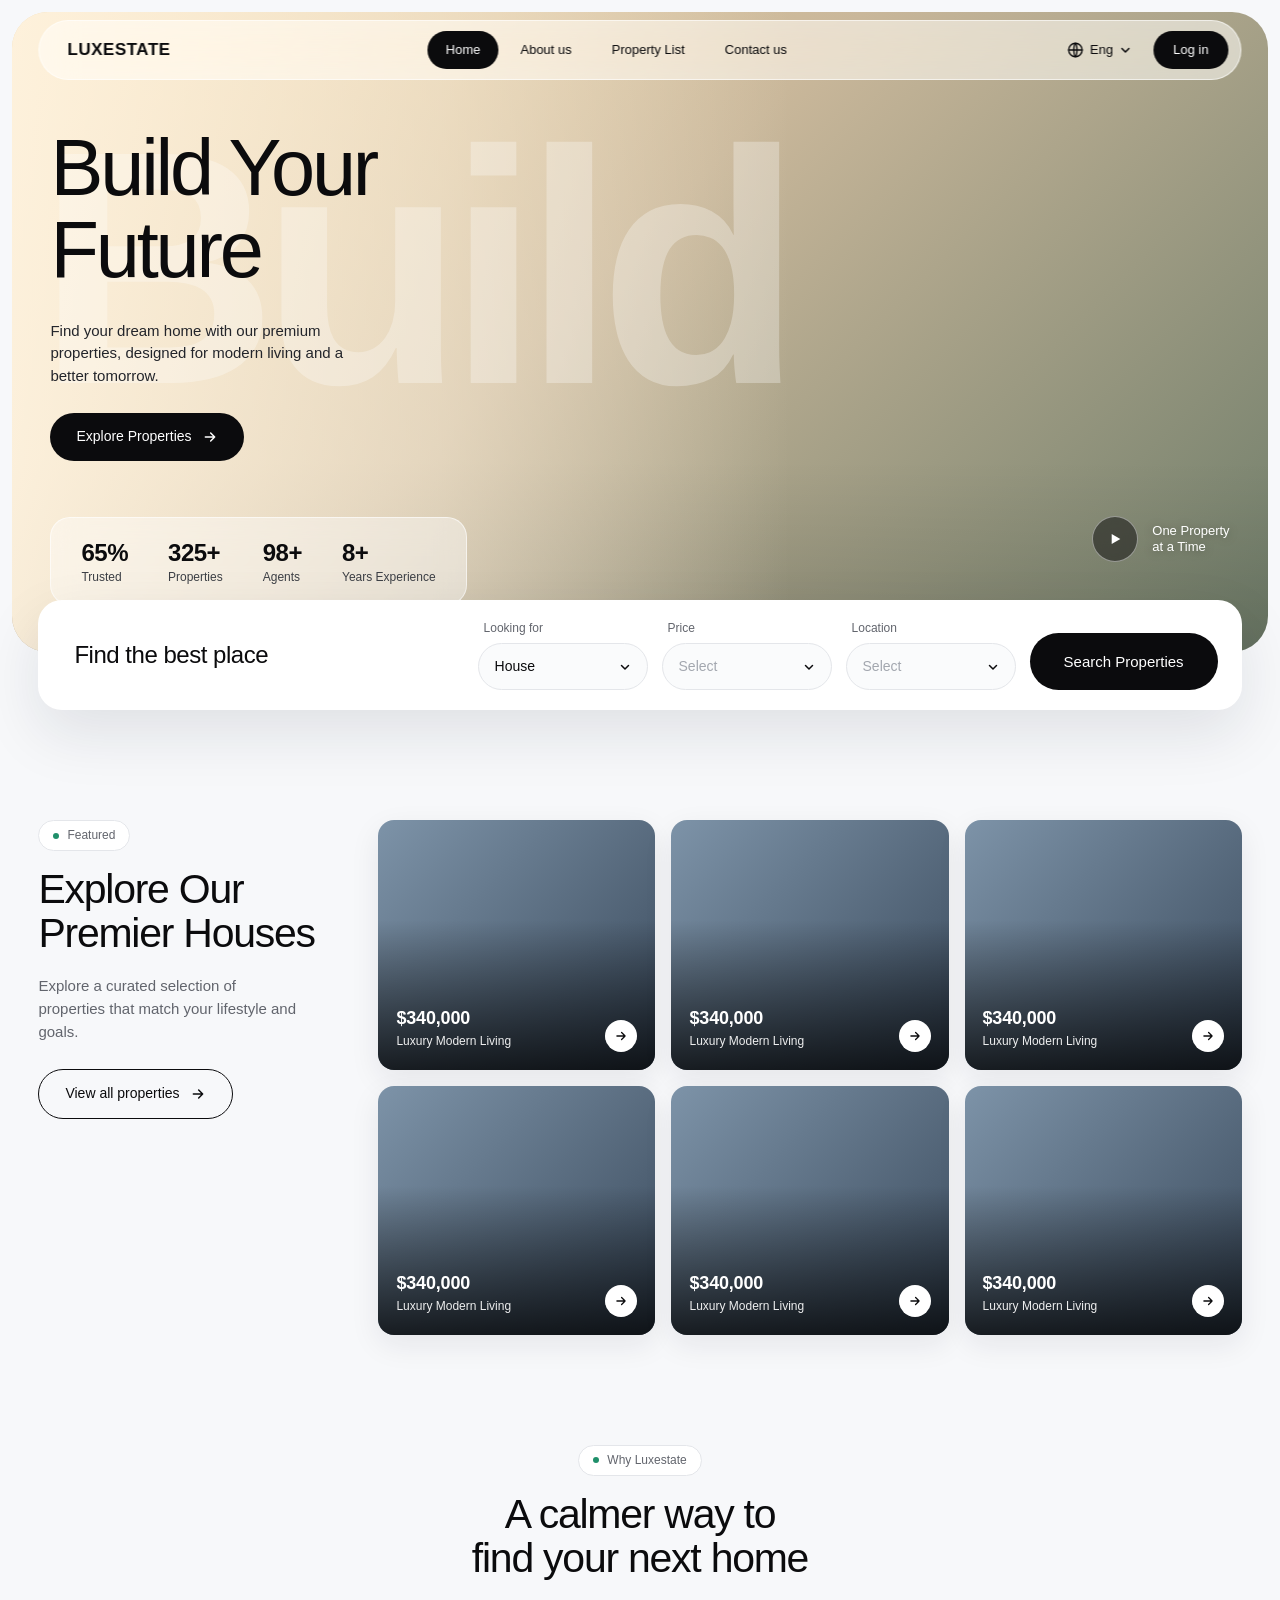
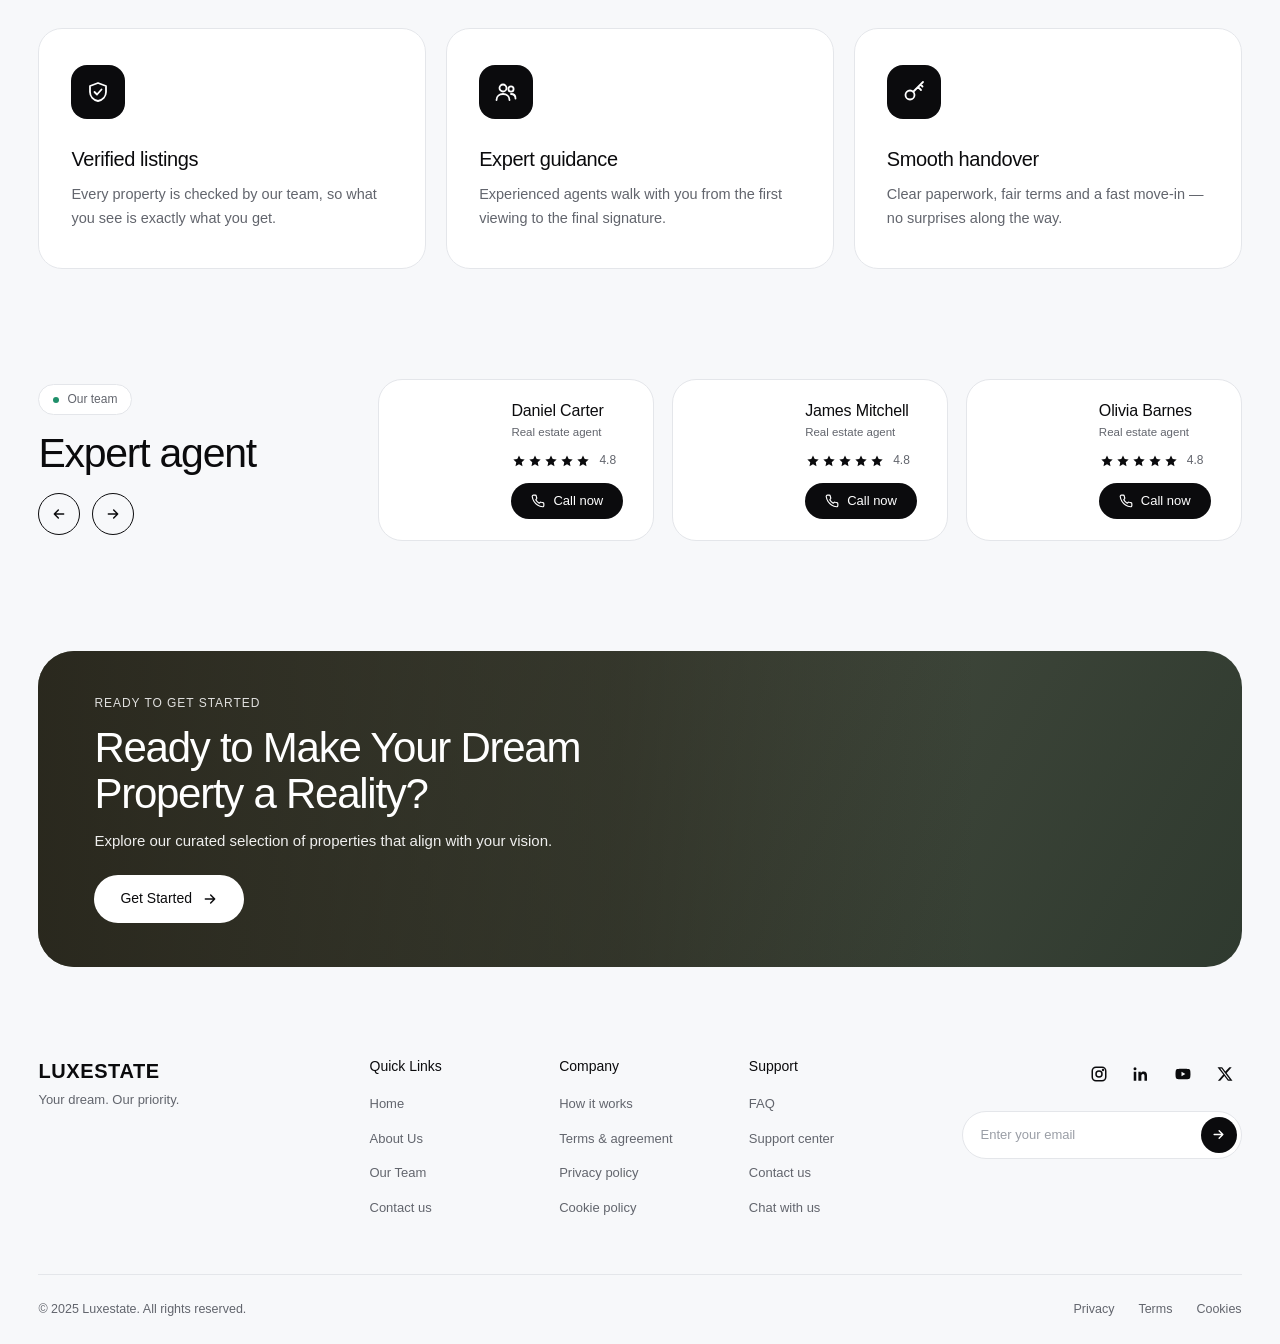
<file: index.html>
<!DOCTYPE html>
<html lang="en">
<head>
  <meta charset="UTF-8">
  <meta name="viewport" content="width=device-width, initial-scale=1.0">
  <title data-i18n="title.home">LUXESTATE — Build Your Future</title>
  <link rel="stylesheet" href="style.css">
</head>
<body>

  <div class="progress"></div>

  <!-- NAV -->
  <nav class="nav" id="nav">
    <a href="index.html" class="nav__logo">LUXESTATE</a>
    <ul class="nav__menu">
      <li><a href="index.html" class="nav__link nav__link--active" data-spy="top" data-i18n="nav.home">Home</a></li>
      <li><a href="index.html#why" class="nav__link" data-spy="why" data-i18n="nav.about">About us</a></li>
      <li><a href="catalog.html" class="nav__link" data-i18n="nav.list">Property List</a></li>
      <li><a href="#contact" class="nav__link" data-spy="contact" data-i18n="nav.contact">Contact us</a></li>
    </ul>
    <div class="nav__right">
      <div class="lang" id="lang">
        <button class="lang__btn" type="button" aria-haspopup="true">
          <span class="icon icon--globe"></span>
          <span data-i18n="lang.short">Eng</span>
          <span class="icon icon--chevron"></span>
        </button>
        <ul class="lang__menu">
          <li><button type="button" data-lang="en">English</button></li>
          <li><button type="button" data-lang="de">Deutsch</button></li>
        </ul>
      </div>
      <a href="#" class="btn btn--dark btn--sm" data-i18n="nav.signup">Log in</a>
      <button class="nav__burger" id="burger" type="button" aria-label="Menu"><span></span></button>
    </div>
  </nav>

  <!-- HERO -->
  <header class="hero" id="top">
    <div class="hero__bg"></div>
    <div class="hero__watermark" data-i18n="hero.mark">Build</div>

    <div class="hero__content">
      <h1 class="hero__title">
        <span class="line"><span data-i18n="hero.title1">Build Your</span></span>
        <span class="line"><span data-i18n="hero.title2">Future</span></span>
      </h1>
      <p class="hero__text" data-i18n="hero.text">Find your dream home with our premium properties, designed for modern living and a better tomorrow.</p>
      <a href="catalog.html" class="btn btn--dark hero__btn">
        <span data-i18n="hero.btn">Explore Properties</span>
        <span class="icon icon--arrow"></span>
      </a>

      <div class="stats">
        <div class="stats__item"><strong data-count="100" data-suffix="%">100%</strong><span data-i18n="stats.trusted">Trusted</span></div>
        <div class="stats__item"><strong data-count="500" data-suffix="+">500+</strong><span data-i18n="stats.properties">Properties</span></div>
        <div class="stats__item"><strong data-count="150" data-suffix="+">150+</strong><span data-i18n="stats.agents">Agents</span></div>
        <div class="stats__item"><strong data-count="12" data-suffix="+">12+</strong><span data-i18n="stats.years">Years Experience</span></div>
      </div>
    </div>

    <a href="#" class="hero__play">
      <span class="hero__play-btn"><span class="icon icon--play"></span></span>
      <span class="hero__play-text" data-i18n-html="hero.play">One Property<br>at a Time</span>
    </a>
  </header>

  <!-- SEARCH -->
  <section class="search reveal">
    <h2 class="search__title" data-i18n="search.title">Find the best place</h2>
    <form class="search__form" id="searchForm">
      <label class="field">
        <span class="field__label" data-i18n="search.looking">Looking for</span>
        <span class="field__box">
          <select id="sType">
            <option value="house" data-i18n="type.house">House</option>
            <option value="apartment" data-i18n="type.apartment">Apartment</option>
            <option value="villa" data-i18n="type.villa">Villa</option>
          </select>
          <span class="icon icon--chevron"></span>
        </span>
      </label>
      <label class="field">
        <span class="field__label" data-i18n="search.price">Price</span>
        <span class="field__box">
          <select id="sPrice" class="is-placeholder">
            <option value="" data-i18n="search.placeholder">Select</option>
            <option value="300000" data-i18n="price.300">Up to $300,000</option>
            <option value="500000" data-i18n="price.500">Up to $500,000</option>
            <option value="800000" data-i18n="price.800">Up to $800,000</option>
          </select>
          <span class="icon icon--chevron"></span>
        </span>
      </label>
      <label class="field">
        <span class="field__label" data-i18n="search.location">Location</span>
        <span class="field__box">
          <select id="sLoc" class="is-placeholder">
            <option value="" data-i18n="search.placeholder">Select</option>
            <option value="downtown" data-i18n="loc.downtown">Downtown</option>
            <option value="suburbs" data-i18n="loc.suburbs">Suburbs</option>
            <option value="seaside" data-i18n="loc.seaside">Seaside</option>
          </select>
          <span class="icon icon--chevron"></span>
        </span>
      </label>
      <button class="btn btn--dark btn--lg" type="submit" data-i18n="search.btn">Search Properties</button>
    </form>
  </section>

  <!-- PROPERTIES -->
  <section class="section split" id="properties">
    <div class="split__side reveal">
      <span class="eyebrow" data-i18n="eyebrow.featured">Featured</span>
      <h2 class="section-title" data-i18n-html="props.title">Explore Our<br>Premier Houses</h2>
      <p class="section-text" data-i18n="props.text">Explore a curated selection of properties that match your lifestyle and goals.</p>
      <a href="catalog.html" class="btn btn--outline">
        <span data-i18n="props.btn">View all properties</span>
        <span class="icon icon--arrow"></span>
      </a>
    </div>

    <div class="properties__grid">
      <a href="property.html?id=1" class="card card--1 reveal">
        <div class="card__info"><strong data-price="340000">$340,000</strong><span data-i18n="card.sub">Luxury Modern Living</span><em data-i18n="card.meta" data-beds="4" data-baths="3" data-area="240">4 bed · 3 bath · 240 m²</em></div>
        <span class="card__arrow"><span class="icon icon--arrow"></span></span>
      </a>
      <a href="property.html?id=2" class="card card--2 reveal">
        <div class="card__info"><strong data-price="340000">$340,000</strong><span data-i18n="card.sub">Luxury Modern Living</span><em data-i18n="card.meta" data-beds="5" data-baths="4" data-area="310">5 bed · 4 bath · 310 m²</em></div>
        <span class="card__arrow"><span class="icon icon--arrow"></span></span>
      </a>
      <a href="property.html?id=3" class="card card--3 reveal">
        <div class="card__info"><strong data-price="340000">$340,000</strong><span data-i18n="card.sub">Luxury Modern Living</span><em data-i18n="card.meta" data-beds="4" data-baths="3" data-area="260">4 bed · 3 bath · 260 m²</em></div>
        <span class="card__arrow"><span class="icon icon--arrow"></span></span>
      </a>
      <a href="property.html?id=4" class="card card--4 reveal">
        <div class="card__info"><strong data-price="340000">$340,000</strong><span data-i18n="card.sub">Luxury Modern Living</span><em data-i18n="card.meta" data-beds="3" data-baths="2" data-area="190">3 bed · 2 bath · 190 m²</em></div>
        <span class="card__arrow"><span class="icon icon--arrow"></span></span>
      </a>
      <a href="property.html?id=5" class="card card--5 reveal">
        <div class="card__info"><strong data-price="340000">$340,000</strong><span data-i18n="card.sub">Luxury Modern Living</span><em data-i18n="card.meta" data-beds="4" data-baths="3" data-area="230">4 bed · 3 bath · 230 m²</em></div>
        <span class="card__arrow"><span class="icon icon--arrow"></span></span>
      </a>
      <a href="property.html?id=6" class="card card--6 reveal">
        <div class="card__info"><strong data-price="340000">$340,000</strong><span data-i18n="card.sub">Luxury Modern Living</span><em data-i18n="card.meta" data-beds="5" data-baths="5" data-area="350">5 bed · 5 bath · 350 m²</em></div>
        <span class="card__arrow"><span class="icon icon--arrow"></span></span>
      </a>
    </div>
  </section>

  <!-- WHY US -->
  <section class="section why" id="why">
    <div class="section-head reveal">
      <span class="eyebrow" data-i18n="why.eyebrow">Why Luxestate</span>
      <h2 class="section-title" data-i18n-html="why.title">A calmer way to<br>find your next home</h2>
    </div>
    <div class="why__grid">
      <article class="feature reveal">
        <span class="feature__icon feature__icon--shield"></span>
        <h3 data-i18n="why.f1.title">Verified listings</h3>
        <p data-i18n="why.f1.text">Every property is checked by our team, so what you see is exactly what you get.</p>
      </article>
      <article class="feature reveal">
        <span class="feature__icon feature__icon--users"></span>
        <h3 data-i18n="why.f2.title">Expert guidance</h3>
        <p data-i18n="why.f2.text">Experienced agents walk with you from the first viewing to the final signature.</p>
      </article>
      <article class="feature reveal">
        <span class="feature__icon feature__icon--key"></span>
        <h3 data-i18n="why.f3.title">Smooth handover</h3>
        <p data-i18n="why.f3.text">Clear paperwork, fair terms and a fast move-in — no surprises along the way.</p>
      </article>
    </div>
  </section>

  <!-- AGENTS -->
  <section class="section split split--center" id="team">
    <div class="split__side reveal">
      <span class="eyebrow" data-i18n="agents.eyebrow">Our team</span>
      <h2 class="section-title" data-i18n="agents.title">Expert agent</h2>
      <div class="agents__controls">
        <button class="circle-btn" id="prev" type="button" aria-label="Previous"><span class="icon icon--arrow icon--flip"></span></button>
        <button class="circle-btn" id="next" type="button" aria-label="Next"><span class="icon icon--arrow"></span></button>
      </div>
    </div>

    <div class="agents__list" id="agents">
      <article class="agent reveal">
        <div class="agent__photo agent__photo--1"></div>
        <div class="agent__body">
          <h3 class="agent__name">Daniel Carter</h3>
          <p class="agent__role" data-i18n="agent.role">Real estate agent</p>
          <div class="rating"><span class="stars"></span><span class="rating__num">4.8</span></div>
          <a href="#" class="btn btn--dark btn--sm"><span class="icon icon--phone"></span><span data-i18n="agent.call">Call now</span></a>
        </div>
      </article>
      <article class="agent reveal">
        <div class="agent__photo agent__photo--2"></div>
        <div class="agent__body">
          <h3 class="agent__name">James Mitchell</h3>
          <p class="agent__role" data-i18n="agent.role">Real estate agent</p>
          <div class="rating"><span class="stars"></span><span class="rating__num">4.8</span></div>
          <a href="#" class="btn btn--dark btn--sm"><span class="icon icon--phone"></span><span data-i18n="agent.call">Call now</span></a>
        </div>
      </article>
      <article class="agent reveal">
        <div class="agent__photo agent__photo--3"></div>
        <div class="agent__body">
          <h3 class="agent__name">Olivia Barnes</h3>
          <p class="agent__role" data-i18n="agent.role">Real estate agent</p>
          <div class="rating"><span class="stars"></span><span class="rating__num">4.8</span></div>
          <a href="#" class="btn btn--dark btn--sm"><span class="icon icon--phone"></span><span data-i18n="agent.call">Call now</span></a>
        </div>
      </article>
    </div>
  </section>

  <!-- CTA -->
  <section class="cta reveal">
    <div class="cta__content">
      <span class="cta__eyebrow" data-i18n="cta.eyebrow">READY TO GET STARTED</span>
      <h2 class="cta__title" data-i18n-html="cta.title">Ready to Make Your Dream<br>Property a Reality?</h2>
      <p class="cta__text" data-i18n="cta.text">Explore our curated selection of properties that align with your vision.</p>
      <a href="catalog.html" class="btn btn--light">
        <span data-i18n="cta.btn">Get Started</span>
        <span class="icon icon--arrow"></span>
      </a>
    </div>
  </section>

  <!-- FOOTER -->
  <footer class="footer" id="contact">
    <div class="footer__top">
      <div class="footer__brand">
        <div class="footer__logo">LUXESTATE</div>
        <p data-i18n="footer.tagline">Your dream. Our priority.</p>
      </div>

      <div class="footer__col">
        <h4 data-i18n="footer.quick">Quick Links</h4>
        <ul>
          <li><a href="index.html" data-i18n="nav.home">Home</a></li>
          <li><a href="index.html#why" data-i18n="footer.about">About Us</a></li>
          <li><a href="index.html#team" data-i18n="footer.team">Our Team</a></li>
          <li><a href="#contact" data-i18n="nav.contact">Contact us</a></li>
        </ul>
      </div>

      <div class="footer__col">
        <h4 data-i18n="footer.company">Company</h4>
        <ul>
          <li><a href="#" data-i18n="footer.how">How it works</a></li>
          <li><a href="#" data-i18n="footer.terms">Terms &amp; agreement</a></li>
          <li><a href="#" data-i18n="footer.privacy">Privacy policy</a></li>
          <li><a href="#" data-i18n="footer.cookie">Cookie policy</a></li>
        </ul>
      </div>

      <div class="footer__col">
        <h4 data-i18n="footer.support">Support</h4>
        <ul>
          <li><a href="#" data-i18n="footer.faq">FAQ</a></li>
          <li><a href="#" data-i18n="footer.center">Support center</a></li>
          <li><a href="#contact" data-i18n="nav.contact">Contact us</a></li>
          <li><a href="#" data-i18n="footer.chat">Chat with us</a></li>
        </ul>
      </div>

      <div class="footer__subscribe">
        <div class="socials">
          <a href="#" class="social social--instagram" aria-label="Instagram"></a>
          <a href="#" class="social social--linkedin" aria-label="LinkedIn"></a>
          <a href="#" class="social social--youtube" aria-label="YouTube"></a>
          <a href="#" class="social social--x" aria-label="X"></a>
        </div>
        <form class="subscribe" onsubmit="return false;">
          <input type="email" placeholder="Enter your email" data-i18n-placeholder="footer.email">
          <button type="submit" class="subscribe__btn" aria-label="Subscribe"><span class="icon icon--arrow"></span></button>
        </form>
      </div>
    </div>

    <div class="footer__bottom">
      <p data-i18n="footer.rights">© 2025 Luxestate. All rights reserved.</p>
      <div class="footer__legal">
        <a href="#" data-i18n="footer.l.privacy">Privacy</a>
        <a href="#" data-i18n="footer.l.terms">Terms</a>
        <a href="#" data-i18n="footer.l.cookies">Cookies</a>
      </div>
    </div>
  </footer>

  <script src="i18n.js"></script>
  <script src="common.js"></script>
  <script src="auth.js"></script>
  <script src="script.js"></script>
</body>
</html>
</file>
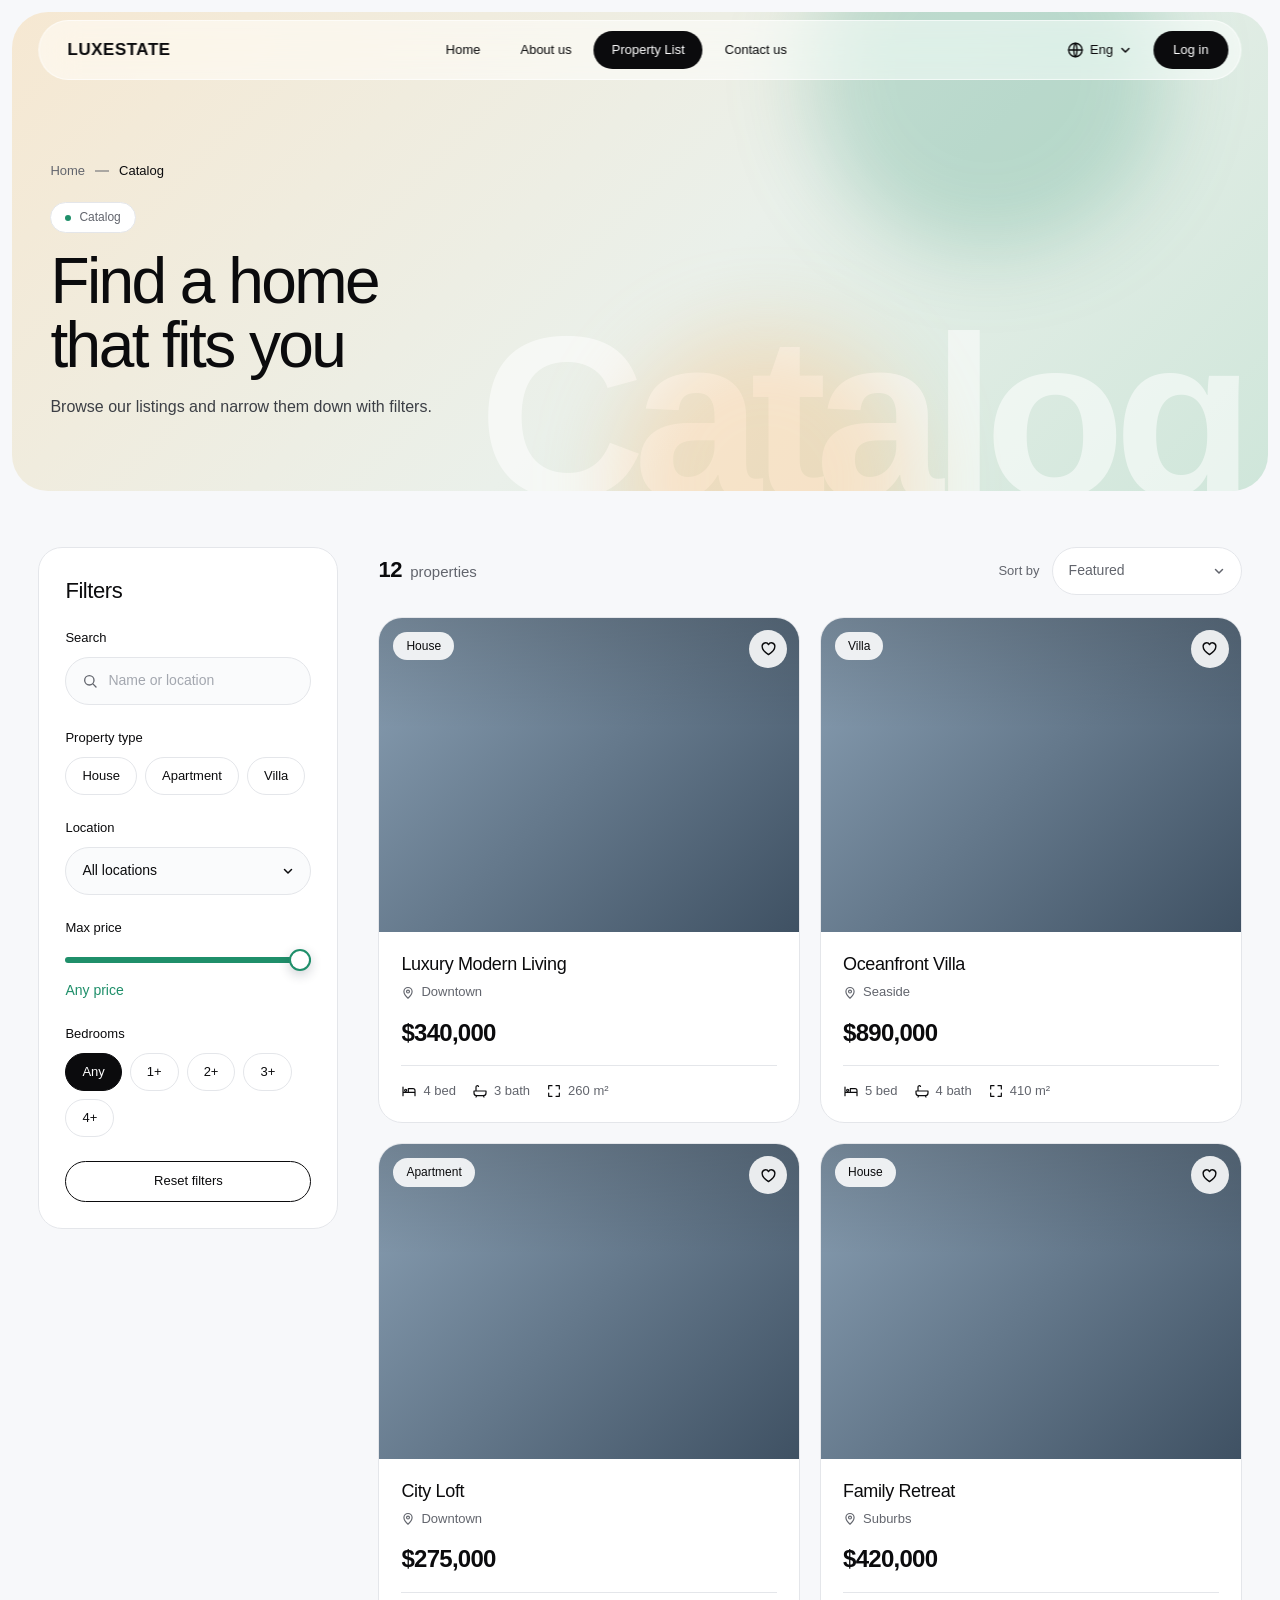
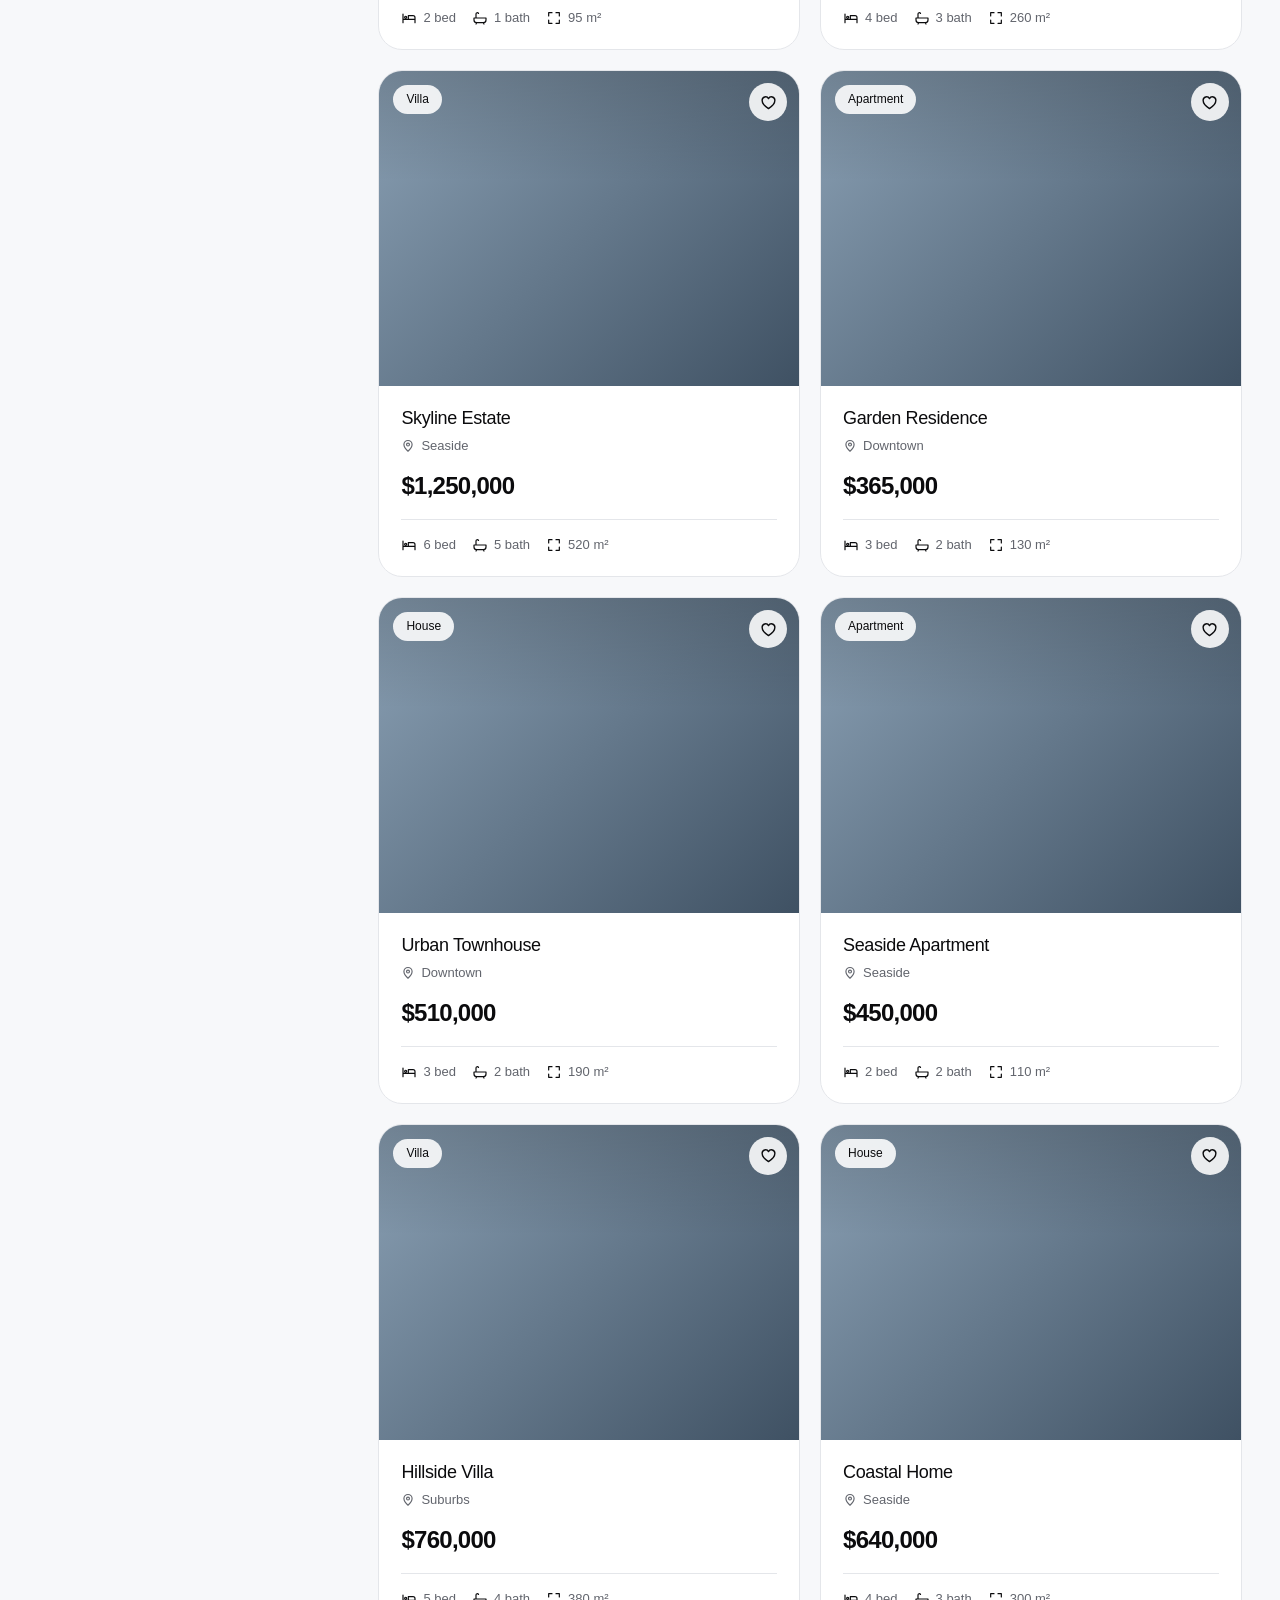
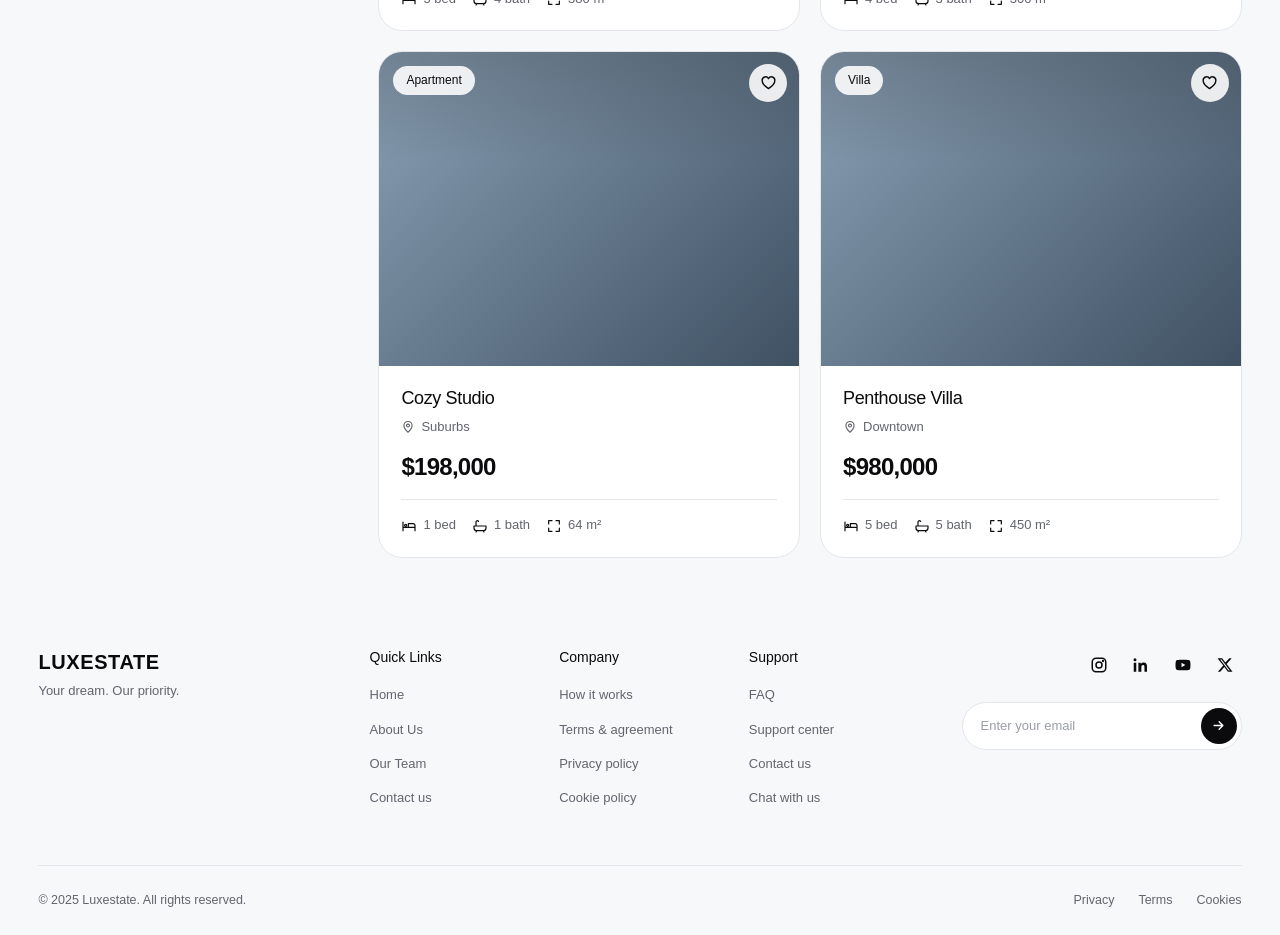
<file: catalog.html>
<!DOCTYPE html>
<html lang="en">
<head>
  <meta charset="UTF-8">
  <meta name="viewport" content="width=device-width, initial-scale=1.0">
  <title data-i18n="title.catalog">Property Catalog — LUXESTATE</title>
  <link rel="stylesheet" href="style.css">
</head>
<body>

  <div class="progress"></div>

  <!-- NAV -->
  <nav class="nav" id="nav">
    <a href="index.html" class="nav__logo">LUXESTATE</a>
    <ul class="nav__menu">
      <li><a href="index.html" class="nav__link" data-i18n="nav.home">Home</a></li>
      <li><a href="index.html#why" class="nav__link" data-i18n="nav.about">About us</a></li>
      <li><a href="catalog.html" class="nav__link nav__link--active" data-i18n="nav.list">Property List</a></li>
      <li><a href="#contact" class="nav__link" data-i18n="nav.contact">Contact us</a></li>
    </ul>
    <div class="nav__right">
      <div class="lang" id="lang">
        <button class="lang__btn" type="button" aria-haspopup="true">
          <span class="icon icon--globe"></span>
          <span data-i18n="lang.short">Eng</span>
          <span class="icon icon--chevron"></span>
        </button>
        <ul class="lang__menu">
          <li><button type="button" data-lang="en">English</button></li>
          <li><button type="button" data-lang="de">Deutsch</button></li>
        </ul>
      </div>
      <a href="#" class="btn btn--dark btn--sm" data-i18n="nav.signup">Log in</a>
      <button class="nav__burger" id="burger" type="button" aria-label="Menu"><span></span></button>
    </div>
  </nav>

  <!-- PAGE HEAD -->
  <header class="page-head">
    <div class="page-head__mark" data-i18n="cat.mark">Catalog</div>
    <div class="page-head__inner">
      <div class="crumbs">
        <a href="index.html" data-i18n="nav.home">Home</a>
        <span class="crumbs__sep"></span>
        <span data-i18n="cat.crumb">Catalog</span>
      </div>
      <span class="eyebrow" data-i18n="cat.eyebrow">Catalog</span>
      <h1 class="page-head__title" data-i18n-html="cat.title">Find a home<br>that fits you</h1>
      <p class="page-head__text" data-i18n="cat.text">Browse our listings and narrow them down with filters.</p>
    </div>
  </header>

  <!-- CATALOG -->
  <main class="section catalog">

    <aside class="filters" id="filters">
      <div class="filters__head">
        <h2 data-i18n="filt.title">Filters</h2>
      </div>

      <div class="filters__group">
        <label class="filters__label" for="q" data-i18n="filt.search">Search</label>
        <span class="input">
          <span class="icon icon--search"></span>
          <input id="q" type="text" autocomplete="off" placeholder="Name or location" data-i18n-placeholder="filt.search.ph">
        </span>
      </div>

      <div class="filters__group">
        <span class="filters__label" data-i18n="filt.type">Property type</span>
        <div class="pills" id="types">
          <button type="button" class="pill" data-type="house" data-i18n="type.house">House</button>
          <button type="button" class="pill" data-type="apartment" data-i18n="type.apartment">Apartment</button>
          <button type="button" class="pill" data-type="villa" data-i18n="type.villa">Villa</button>
        </div>
      </div>

      <div class="filters__group">
        <label class="filters__label" for="loc" data-i18n="filt.loc">Location</label>
        <span class="field__box field__box--full">
          <select id="loc">
            <option value="" data-i18n="loc.any">All locations</option>
            <option value="downtown" data-i18n="loc.downtown">Downtown</option>
            <option value="suburbs" data-i18n="loc.suburbs">Suburbs</option>
            <option value="seaside" data-i18n="loc.seaside">Seaside</option>
          </select>
          <span class="icon icon--chevron"></span>
        </span>
      </div>

      <div class="filters__group">
        <label class="filters__label" for="price" data-i18n="filt.price">Max price</label>
        <input id="price" class="range" type="range" min="100000" max="1500000" step="50000" value="1500000">
        <div class="range__value" id="priceLabel">Any price</div>
      </div>

      <div class="filters__group">
        <span class="filters__label" data-i18n="filt.beds">Bedrooms</span>
        <div class="pills" id="beds">
          <button type="button" class="pill is-active" data-beds="0" data-i18n="beds.any">Any</button>
          <button type="button" class="pill" data-beds="1">1+</button>
          <button type="button" class="pill" data-beds="2">2+</button>
          <button type="button" class="pill" data-beds="3">3+</button>
          <button type="button" class="pill" data-beds="4">4+</button>
        </div>
      </div>

      <button type="button" class="btn btn--outline btn--sm filters__reset" id="reset" data-i18n="filt.reset">Reset filters</button>
    </aside>

    <section class="results">
      <div class="results__bar">
        <div class="results__left">
          <button type="button" class="btn btn--dark btn--sm filters-toggle" id="filtersToggle">
            <span data-i18n="filt.toggle">Filters</span>
          </button>
          <p class="results__count" id="count"></p>
        </div>
        <label class="sort">
          <span data-i18n="sort.label">Sort by</span>
          <span class="field__box">
            <select id="sort">
              <option value="featured" data-i18n="sort.featured">Featured</option>
              <option value="priceAsc" data-i18n="sort.priceAsc">Price: low to high</option>
              <option value="priceDesc" data-i18n="sort.priceDesc">Price: high to low</option>
              <option value="area" data-i18n="sort.area">Largest area</option>
            </select>
            <span class="icon icon--chevron"></span>
          </span>
        </label>
      </div>

      <div class="listing" id="listing"></div>
    </section>

  </main>

  <!-- FOOTER -->
  <footer class="footer" id="contact">
    <div class="footer__top">
      <div class="footer__brand">
        <div class="footer__logo">LUXESTATE</div>
        <p data-i18n="footer.tagline">Your dream. Our priority.</p>
      </div>

      <div class="footer__col">
        <h4 data-i18n="footer.quick">Quick Links</h4>
        <ul>
          <li><a href="index.html" data-i18n="nav.home">Home</a></li>
          <li><a href="index.html#why" data-i18n="footer.about">About Us</a></li>
          <li><a href="index.html#team" data-i18n="footer.team">Our Team</a></li>
          <li><a href="#contact" data-i18n="nav.contact">Contact us</a></li>
        </ul>
      </div>

      <div class="footer__col">
        <h4 data-i18n="footer.company">Company</h4>
        <ul>
          <li><a href="#" data-i18n="footer.how">How it works</a></li>
          <li><a href="#" data-i18n="footer.terms">Terms &amp; agreement</a></li>
          <li><a href="#" data-i18n="footer.privacy">Privacy policy</a></li>
          <li><a href="#" data-i18n="footer.cookie">Cookie policy</a></li>
        </ul>
      </div>

      <div class="footer__col">
        <h4 data-i18n="footer.support">Support</h4>
        <ul>
          <li><a href="#" data-i18n="footer.faq">FAQ</a></li>
          <li><a href="#" data-i18n="footer.center">Support center</a></li>
          <li><a href="#contact" data-i18n="nav.contact">Contact us</a></li>
          <li><a href="#" data-i18n="footer.chat">Chat with us</a></li>
        </ul>
      </div>

      <div class="footer__subscribe">
        <div class="socials">
          <a href="#" class="social social--instagram" aria-label="Instagram"></a>
          <a href="#" class="social social--linkedin" aria-label="LinkedIn"></a>
          <a href="#" class="social social--youtube" aria-label="YouTube"></a>
          <a href="#" class="social social--x" aria-label="X"></a>
        </div>
        <form class="subscribe" onsubmit="return false;">
          <input type="email" placeholder="Enter your email" data-i18n-placeholder="footer.email">
          <button type="submit" class="subscribe__btn" aria-label="Subscribe"><span class="icon icon--arrow"></span></button>
        </form>
      </div>
    </div>

    <div class="footer__bottom">
      <p data-i18n="footer.rights">© 2025 Luxestate. All rights reserved.</p>
      <div class="footer__legal">
        <a href="#" data-i18n="footer.l.privacy">Privacy</a>
        <a href="#" data-i18n="footer.l.terms">Terms</a>
        <a href="#" data-i18n="footer.l.cookies">Cookies</a>
      </div>
    </div>
  </footer>

  <script src="data.js"></script>
  <script src="i18n.js"></script>
  <script src="common.js"></script>
  <script src="auth.js"></script>
  <script src="catalog.js"></script>
</body>
</html>
</file>
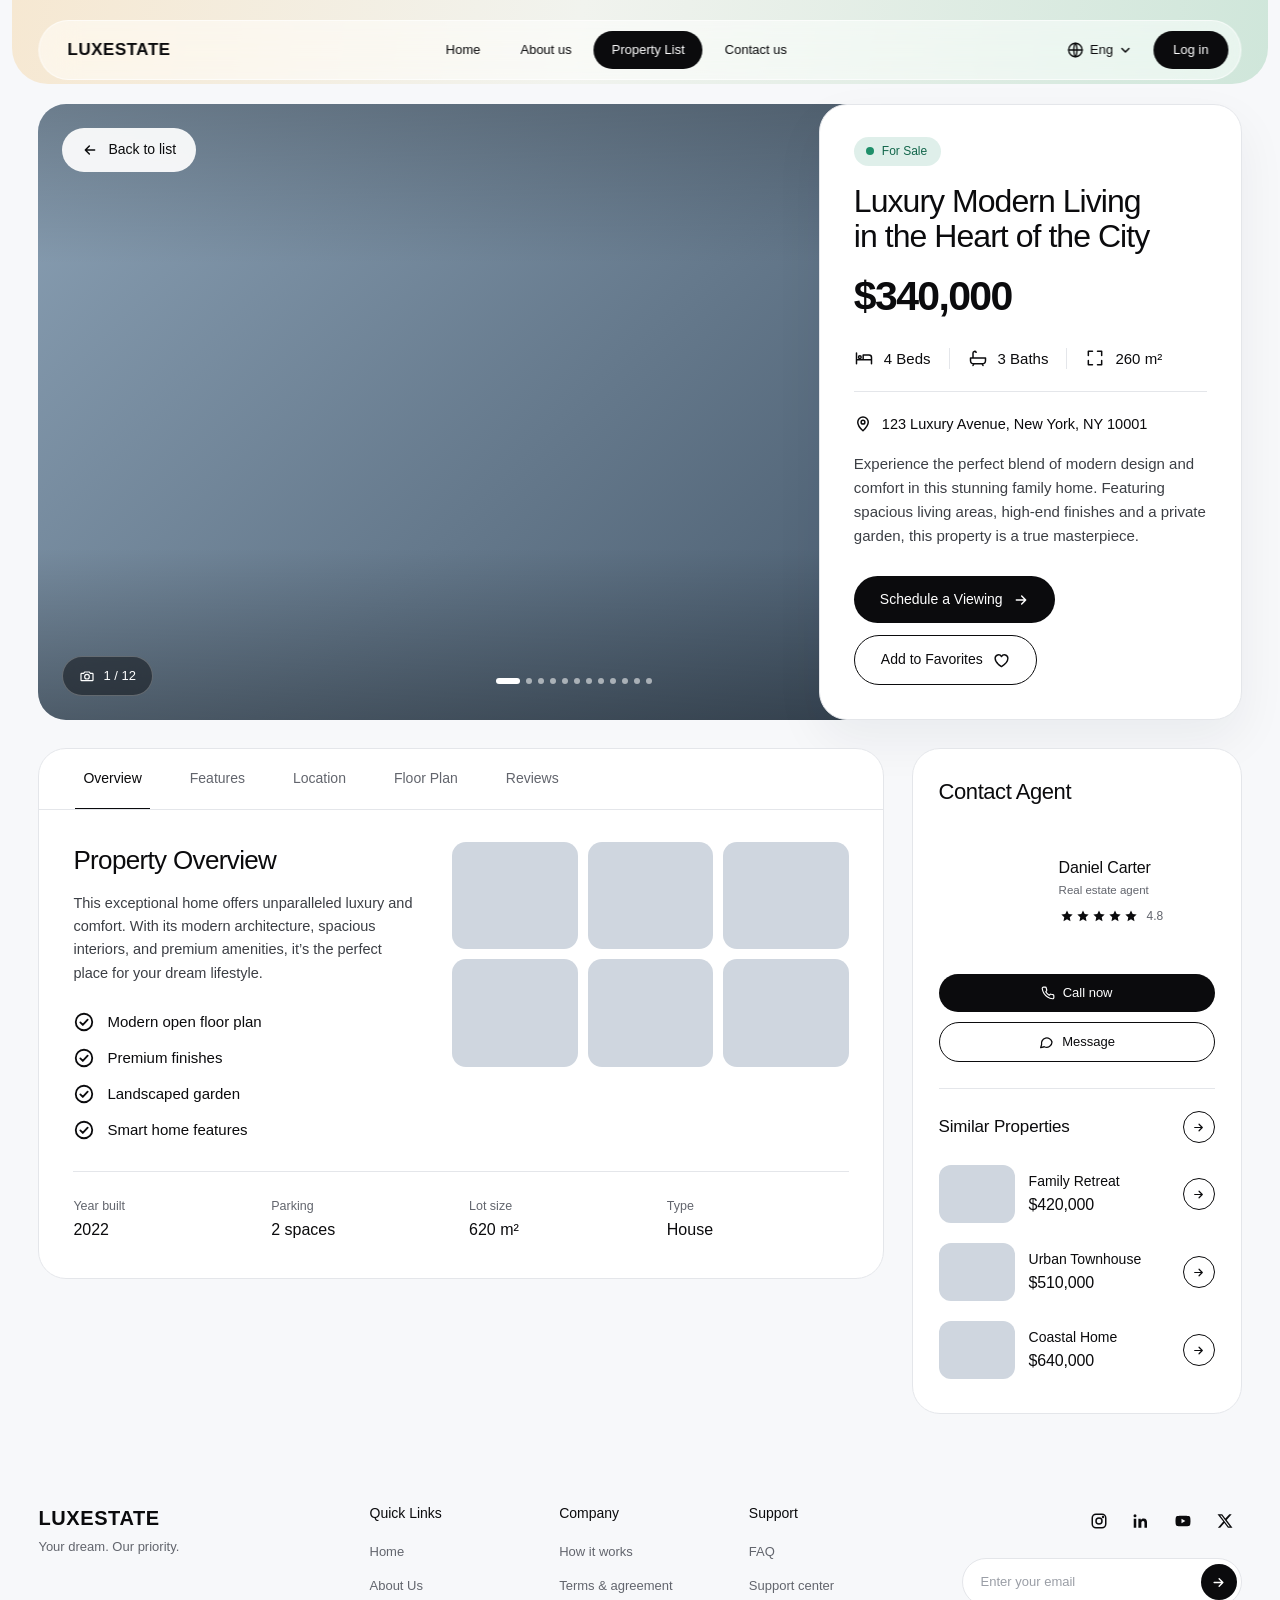
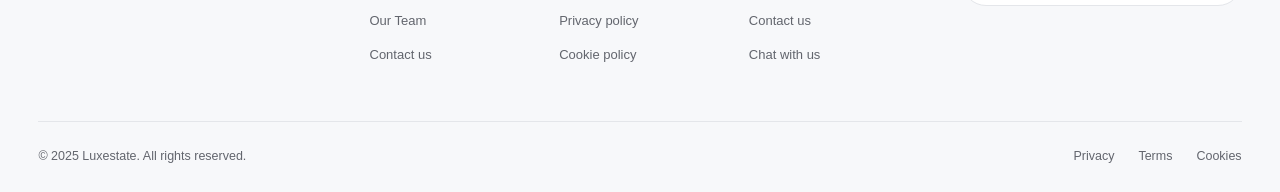
<file: property.html>
<!DOCTYPE html>
<html lang="en">
<head>
  <meta charset="UTF-8">
  <meta name="viewport" content="width=device-width, initial-scale=1.0">
  <title data-i18n="title.property">Property Details — LUXESTATE</title>
  <link rel="stylesheet" href="style.css">
</head>
<body>

  <div class="progress"></div>

  <!-- NAV -->
  <nav class="nav" id="nav">
    <a href="index.html" class="nav__logo">LUXESTATE</a>
    <ul class="nav__menu">
      <li><a href="index.html" class="nav__link" data-i18n="nav.home">Home</a></li>
      <li><a href="index.html#why" class="nav__link" data-i18n="nav.about">About us</a></li>
      <li><a href="catalog.html" class="nav__link nav__link--active" data-i18n="nav.list">Property List</a></li>
      <li><a href="#contact" class="nav__link" data-i18n="nav.contact">Contact us</a></li>
    </ul>
    <div class="nav__right">
      <div class="lang" id="lang">
        <button class="lang__btn" type="button" aria-haspopup="true">
          <span class="icon icon--globe"></span>
          <span data-i18n="lang.short">Eng</span>
          <span class="icon icon--chevron"></span>
        </button>
        <ul class="lang__menu">
          <li><button type="button" data-lang="en">English</button></li>
          <li><button type="button" data-lang="de">Deutsch</button></li>
        </ul>
      </div>
      <a href="#" class="btn btn--dark btn--sm" data-i18n="nav.signup">Log in</a>
      <button class="nav__burger" id="burger" type="button" aria-label="Menu"><span></span></button>
    </div>
  </nav>

  <main class="detail">

    <!-- TOP: gallery + info -->
    <div class="detail__top">

      <div class="gallery" id="gallery">
        <div class="gallery__img" id="gImg"></div>

        <a href="catalog.html" class="pill-btn gallery__back">
          <span class="icon icon--arrow icon--flip"></span>
          <span data-i18n="prop.back">Back to list</span>
        </a>

        <div class="gallery__actions">
          <button type="button" class="round-btn" id="gFav" aria-label="Favorite"><span class="icon icon--heart"></span></button>
          <button type="button" class="round-btn" id="gShare" aria-label="Share"><span class="icon icon--share"></span></button>
        </div>

        <div class="gallery__count">
          <span class="icon icon--camera"></span>
          <span id="gCount">1 / 12</span>
        </div>

        <div class="gallery__nav">
          <button type="button" class="round-btn round-btn--sm" id="gPrev" aria-label="Previous photo"><span class="icon icon--arrow icon--flip"></span></button>
          <button type="button" class="round-btn round-btn--sm round-btn--dark" id="gNext" aria-label="Next photo"><span class="icon icon--arrow"></span></button>
        </div>

        <div class="gallery__dots" id="gDots"></div>
      </div>

      <aside class="info">
        <span class="status"><i></i><span data-i18n="prop.sale">For Sale</span></span>
        <h1 class="info__title"><span id="pName">Luxury Modern Living</span> <span class="info__tag" id="pTag"></span></h1>
        <div class="info__price" id="pPrice"></div>

        <ul class="info__stats">
          <li><span class="icon icon--bed"></span><span id="pBeds"></span></li>
          <li><span class="icon icon--bath"></span><span id="pBaths"></span></li>
          <li><span class="icon icon--area"></span><span id="pArea"></span></li>
        </ul>

        <p class="info__address"><span class="icon icon--pin"></span><span id="pAddr"></span></p>
        <p class="info__desc" id="pDesc"></p>

        <div class="info__actions">
          <button type="button" class="btn btn--dark" id="bSchedule">
            <span data-i18n="prop.schedule">Schedule a Viewing</span>
            <span class="icon icon--arrow"></span>
          </button>
          <button type="button" class="btn btn--outline" id="bFav">
            <span id="bFavText" data-i18n="prop.fav.add">Add to Favorites</span>
            <span class="icon icon--heart"></span>
          </button>
        </div>
      </aside>
    </div>

    <!-- BOTTOM: tabs + agent -->
    <div class="detail__bottom">

      <section class="tabs-card">
        <div class="tabs" id="tabs" role="tablist">
          <button type="button" class="tab is-active" data-tab="overview" data-i18n="tab.overview">Overview</button>
          <button type="button" class="tab" data-tab="features" data-i18n="tab.features">Features</button>
          <button type="button" class="tab" data-tab="location" data-i18n="tab.location">Location</button>
          <button type="button" class="tab" data-tab="plan" data-i18n="tab.plan">Floor Plan</button>
          <button type="button" class="tab" data-tab="reviews" data-i18n="tab.reviews">Reviews</button>
        </div>

        <!-- Overview -->
        <div class="tabpanel is-active" data-panel="overview">
          <div class="overview">
            <div>
              <h2 class="panel-title" data-i18n="ov.title">Property Overview</h2>
              <p class="panel-text" data-i18n="ov.text">This exceptional home offers unparalleled luxury and comfort. With its modern architecture, spacious interiors, and premium amenities, it's the perfect place for your dream lifestyle.</p>
              <ul class="checks">
                <li data-i18n="ov.c1">Modern open floor plan</li>
                <li data-i18n="ov.c2">Premium finishes</li>
                <li data-i18n="ov.c3">Private pool and garden</li>
                <li data-i18n="ov.c4">Smart home features</li>
              </ul>
            </div>
            <div class="thumbs" id="thumbs">
              <button type="button" class="thumb pic-1" data-slide="1" aria-label="Photo 2"></button>
              <button type="button" class="thumb pic-2" data-slide="2" aria-label="Photo 3"></button>
              <button type="button" class="thumb pic-3" data-slide="3" aria-label="Photo 4"></button>
              <button type="button" class="thumb pic-4" data-slide="4" aria-label="Photo 5"></button>
              <button type="button" class="thumb pic-5" data-slide="5" aria-label="Photo 6"></button>
              <button type="button" class="thumb pic-6" data-slide="6" aria-label="Photo 7"></button>
            </div>
          </div>
          <ul class="facts" id="facts"></ul>
        </div>

        <!-- Features -->
        <div class="tabpanel" data-panel="features">
          <h2 class="panel-title" data-i18n="ft.title">Features &amp; Amenities</h2>
          <ul class="feat-grid">
            <li data-i18n="ft.pool">Swimming pool</li>
            <li data-i18n="ft.garden">Landscaped garden</li>
            <li data-i18n="ft.garage">2-car garage</li>
            <li data-i18n="ft.smart">Smart home system</li>
            <li data-i18n="ft.security">24/7 security</li>
            <li data-i18n="ft.ac">Air conditioning</li>
            <li data-i18n="ft.fire">Fireplace</li>
            <li data-i18n="ft.gym">Home gym</li>
            <li data-i18n="ft.solar">Solar panels</li>
            <li data-i18n="ft.terrace">Panoramic terrace</li>
          </ul>
        </div>

        <!-- Location -->
        <div class="tabpanel" data-panel="location">
          <h2 class="panel-title" data-i18n="loc.title">Neighbourhood</h2>
          <div class="loc">
            <div class="map"><span class="map__park"></span><span class="map__pin"></span></div>
            <ul class="nearby">
              <li><span data-i18n="near.school">Primary school</span><b data-i18n="near.min" data-n="5">5 min walk</b></li>
              <li><span data-i18n="near.shop">Supermarket</span><b data-i18n="near.min" data-n="3">3 min walk</b></li>
              <li><span data-i18n="near.metro">Metro station</span><b data-i18n="near.min" data-n="8">8 min walk</b></li>
              <li><span data-i18n="near.park">City park</span><b data-i18n="near.min" data-n="4">4 min walk</b></li>
            </ul>
          </div>
        </div>

        <!-- Floor plan -->
        <div class="tabpanel" data-panel="plan">
          <h2 class="panel-title" data-i18n="plan.title">Floor Plan</h2>
          <div class="plan">
            <div class="room room--living" data-i18n="room.living">Living room</div>
            <div class="room room--dining" data-i18n="room.dining">Dining</div>
            <div class="room room--kitchen" data-i18n="room.kitchen">Kitchen</div>
            <div class="room room--terrace" data-i18n="room.terrace">Terrace</div>
            <div class="room room--master" data-i18n="room.master">Master bedroom</div>
            <div class="room room--bed" data-i18n="room.bed">Bedroom</div>
            <div class="room room--bath" data-i18n="room.bath">Bath</div>
          </div>
          <p class="plan__note" data-i18n="plan.note">Schematic illustration, not to scale.</p>
        </div>

        <!-- Reviews -->
        <div class="tabpanel" data-panel="reviews">
          <div class="reviews">
            <div class="reviews__summary">
              <h2 class="panel-title" data-i18n="rev.title">Reviews</h2>
              <div class="reviews__score">4.8</div>
              <div class="rating"><span class="stars"></span></div>
              <p class="reviews__based" data-i18n="rev.based">Based on 24 reviews</p>
              <div class="bars">
                <div class="bar"><span>5</span><div class="bar__track"><div class="bar__fill bar__fill--80"></div></div></div>
                <div class="bar"><span>4</span><div class="bar__track"><div class="bar__fill bar__fill--15"></div></div></div>
                <div class="bar"><span>3</span><div class="bar__track"><div class="bar__fill bar__fill--5"></div></div></div>
                <div class="bar"><span>2</span><div class="bar__track"><div class="bar__fill bar__fill--0"></div></div></div>
                <div class="bar"><span>1</span><div class="bar__track"><div class="bar__fill bar__fill--0"></div></div></div>
              </div>
            </div>
            <div class="reviews__list">
              <article class="review">
                <span class="avatar avatar--1" data-initial="S"></span>
                <div><h3>Sophie Lang</h3><p data-i18n="rev.t1">Beautiful home, exactly as described. The viewing was smooth and the agent was very helpful.</p></div>
              </article>
              <article class="review">
                <span class="avatar avatar--2" data-initial="M"></span>
                <div><h3>Marcus Hale</h3><p data-i18n="rev.t2">The pool and the garden are even better in person. A calm neighbourhood with everything nearby.</p></div>
              </article>
              <article class="review">
                <span class="avatar avatar--3" data-initial="E"></span>
                <div><h3>Elena Rossi</h3><p data-i18n="rev.t3">Clear paperwork and a fast handover. We moved in within a month, without any surprises.</p></div>
              </article>
            </div>
          </div>
        </div>
      </section>

      <aside class="agent-card">
        <h2 class="agent-card__title" data-i18n="agent.contact">Contact Agent</h2>
        <div class="agent-card__row">
          <div class="agent__photo agent__photo--1" id="aPhoto"></div>
          <div class="agent-card__info">
            <h3 class="agent__name" id="aName">Daniel Carter</h3>
            <p class="agent__role" data-i18n="agent.role">Real estate agent</p>
            <div class="rating"><span class="stars"></span><span class="rating__num">4.8</span></div>
          </div>
        </div>
        <div class="agent-card__buttons">
          <a href="tel:+12125550100" class="btn btn--dark btn--sm"><span class="icon icon--phone"></span><span data-i18n="agent.call">Call now</span></a>
          <button type="button" class="btn btn--outline btn--sm" id="bMessage"><span class="icon icon--chat"></span><span data-i18n="agent.message">Message</span></button>
        </div>

        <div class="similar">
          <a href="catalog.html" class="similar__head">
            <h3 data-i18n="sim.title">Similar Properties</h3>
            <span class="circle-btn circle-btn--sm"><span class="icon icon--arrow"></span></span>
          </a>
          <div class="similar__list" id="similar"></div>
        </div>
      </aside>
    </div>
  </main>

  <!-- MODAL -->
  <div class="modal modal--viewing" id="modal" aria-hidden="true">
    <div class="modal__panel" role="dialog" aria-modal="true">
      <button type="button" class="modal__close" id="mClose" aria-label="Close"><span class="icon icon--close"></span></button>

      <div class="modal__head">
        <h2 class="modal__title" id="mTitle">Schedule a viewing</h2>
        <p class="modal__sub" id="mSub"></p>
      </div>

      <form class="form" id="mForm">
        <label><span data-i18n="form.name">Full name</span><input type="text" required autocomplete="name"></label>
        <label><span data-i18n="form.email">Email</span><input type="email" required autocomplete="email"></label>
        <div class="form__row" data-mode="viewing">
          <label><span data-i18n="form.date">Date</span><input type="date" id="mDate"></label>
          <label><span data-i18n="form.time">Time</span>
            <select>
              <option>09:00</option><option>10:00</option><option>11:00</option><option>12:00</option>
              <option>14:00</option><option>15:00</option><option>16:00</option><option>17:00</option>
            </select>
          </label>
        </div>
        <label data-mode="message"><span data-i18n="form.msg">Message</span><textarea></textarea></label>
        <button type="submit" class="btn btn--dark btn--lg" id="mSubmit">Request viewing</button>
      </form>

      <div class="modal__done">
        <span class="modal__done-icon"><span class="icon icon--check"></span></span>
        <h2 class="modal__title" data-i18n="form.done.title">Thank you!</h2>
        <p class="modal__sub" data-i18n="form.done.text">We received your request and will contact you shortly.</p>
        <button type="button" class="btn btn--outline btn--sm" id="mDone" data-i18n="form.close">Close</button>
      </div>
    </div>
  </div>

  <div class="toast" id="toast"></div>

  <!-- FOOTER -->
  <footer class="footer" id="contact">
    <div class="footer__top">
      <div class="footer__brand">
        <div class="footer__logo">LUXESTATE</div>
        <p data-i18n="footer.tagline">Your dream. Our priority.</p>
      </div>

      <div class="footer__col">
        <h4 data-i18n="footer.quick">Quick Links</h4>
        <ul>
          <li><a href="index.html" data-i18n="nav.home">Home</a></li>
          <li><a href="index.html#why" data-i18n="footer.about">About Us</a></li>
          <li><a href="index.html#team" data-i18n="footer.team">Our Team</a></li>
          <li><a href="#contact" data-i18n="nav.contact">Contact us</a></li>
        </ul>
      </div>

      <div class="footer__col">
        <h4 data-i18n="footer.company">Company</h4>
        <ul>
          <li><a href="#" data-i18n="footer.how">How it works</a></li>
          <li><a href="#" data-i18n="footer.terms">Terms &amp; agreement</a></li>
          <li><a href="#" data-i18n="footer.privacy">Privacy policy</a></li>
          <li><a href="#" data-i18n="footer.cookie">Cookie policy</a></li>
        </ul>
      </div>

      <div class="footer__col">
        <h4 data-i18n="footer.support">Support</h4>
        <ul>
          <li><a href="#" data-i18n="footer.faq">FAQ</a></li>
          <li><a href="#" data-i18n="footer.center">Support center</a></li>
          <li><a href="#contact" data-i18n="nav.contact">Contact us</a></li>
          <li><a href="#" data-i18n="footer.chat">Chat with us</a></li>
        </ul>
      </div>

      <div class="footer__subscribe">
        <div class="socials">
          <a href="#" class="social social--instagram" aria-label="Instagram"></a>
          <a href="#" class="social social--linkedin" aria-label="LinkedIn"></a>
          <a href="#" class="social social--youtube" aria-label="YouTube"></a>
          <a href="#" class="social social--x" aria-label="X"></a>
        </div>
        <form class="subscribe" onsubmit="return false;">
          <input type="email" placeholder="Enter your email" data-i18n-placeholder="footer.email">
          <button type="submit" class="subscribe__btn" aria-label="Subscribe"><span class="icon icon--arrow"></span></button>
        </form>
      </div>
    </div>

    <div class="footer__bottom">
      <p data-i18n="footer.rights">© 2025 Luxestate. All rights reserved.</p>
      <div class="footer__legal">
        <a href="#" data-i18n="footer.l.privacy">Privacy</a>
        <a href="#" data-i18n="footer.l.terms">Terms</a>
        <a href="#" data-i18n="footer.l.cookies">Cookies</a>
      </div>
    </div>
  </footer>

  <script src="i18n.js"></script>
  <script src="data.js"></script>
  <script src="common.js"></script>
  <script src="auth.js"></script>
  <script src="property.js"></script>
</body>
</html>
</file>
<file: style.css>
/* ==========================================================
   LUXESTATE — all visuals live in this file
   ========================================================== */

:root {
    --bg: #f7f8fa;
    --ink: #0b0b0d;
    --muted: #62656d;
    --line: #e4e6ea;
    --white: #ffffff;
    --accent: #1f8f6a;
    --accent-soft: rgba(31, 143, 106, .14);

    --radius-xl: 36px;
    --radius-lg: 24px;
    --radius-md: 16px;

    --container: 1240px;
    --pad: clamp(16px, 3vw, 40px);
    --side: 300px;
    --gap: 40px;
    --ease: cubic-bezier(.2, .7, .2, 1);

    /* photo links (swap freely) */
    --img-hero: url("https://images.unsplash.com/photo-1545324418-cc1a3fa10c00?auto=format&fit=crop&w=2000&q=80");
    --img-house-1: url("https://images.unsplash.com/photo-1564013799919-ab600027ffc6?auto=format&fit=crop&w=900&q=80");
    --img-house-2: url("https://images.unsplash.com/photo-1600596542815-ffad4c1539a9?auto=format&fit=crop&w=900&q=80");
    --img-house-3: url("https://images.unsplash.com/photo-1600585154340-be6161a56a0c?auto=format&fit=crop&w=900&q=80");
    --img-house-4: url("https://images.unsplash.com/photo-1512917774080-9991f1c4c750?auto=format&fit=crop&w=900&q=80");
    --img-house-5: url("https://images.unsplash.com/photo-1568605114967-8130f3a36994?auto=format&fit=crop&w=900&q=80");
    --img-house-6: url("https://images.unsplash.com/photo-1580587771525-78b9dba3b914?auto=format&fit=crop&w=900&q=80");
    --img-agent-1: url("https://images.unsplash.com/photo-1472099645785-5658abf4ff4e?auto=format&fit=crop&w=500&q=80");
    --img-agent-2: url("https://images.unsplash.com/photo-1507003211169-0a1dd7228f2d?auto=format&fit=crop&w=500&q=80");
    --img-agent-3: url("https://images.unsplash.com/photo-1494790108377-be9c29b29330?auto=format&fit=crop&w=500&q=80");
    --img-cta: url("https://images.unsplash.com/photo-1600607687939-ce8a6c25118c?auto=format&fit=crop&w=2000&q=80");
}

/* ---------- Reset ---------- */
*,
*::before,
*::after {
    box-sizing: border-box;
    margin: 0;
    padding: 0;
}

html {
    scroll-behavior: smooth;
    scroll-padding-top: 90px;
}

body {
    background: var(--bg);
    color: var(--ink);
    font-family: "Inter", "Helvetica Neue", Arial, sans-serif;
    font-size: 16px;
    line-height: 1.4;
    -webkit-font-smoothing: antialiased;
    overflow-x: hidden;
}

a {
    color: inherit;
    text-decoration: none;
}

ul {
    list-style: none;
}

button,
input,
select {
    font: inherit;
    color: inherit;
    border: 0;
    background: none;
    outline: none;
}

button {
    cursor: pointer;
}

::selection {
    background: var(--ink);
    color: var(--white);
}

/* ---------- Scroll progress ---------- */
.progress {
    position: fixed;
    top: 0;
    left: 0;
    z-index: 100;
    width: 100%;
    height: 3px;
    background: linear-gradient(90deg, var(--accent), var(--ink));
    transform-origin: left;
    transform: scaleX(var(--progress, 0));
}

/* ---------- Icons (pure CSS masks) ---------- */
.icon {
    display: inline-block;
    width: 16px;
    height: 16px;
    flex: none;
    background-color: currentColor;
    -webkit-mask: var(--icon) center / contain no-repeat;
    mask: var(--icon) center / contain no-repeat;
    transition: transform .3s var(--ease);
}

.icon--arrow {
    --icon: url("data:image/svg+xml;utf8,<svg xmlns='http://www.w3.org/2000/svg' viewBox='0 0 24 24' fill='none' stroke='black' stroke-width='2.2' stroke-linecap='round' stroke-linejoin='round'><path d='M5 12h14M13 6l6 6-6 6'/></svg>");
}

.icon--flip {
    transform: scaleX(-1);
}

.circle-btn:hover .icon--flip {
    transform: scaleX(-1) translateX(3px);
}

.icon--chevron {
    width: 12px;
    height: 12px;
    --icon: url("data:image/svg+xml;utf8,<svg xmlns='http://www.w3.org/2000/svg' viewBox='0 0 24 24' fill='none' stroke='black' stroke-width='3' stroke-linecap='round' stroke-linejoin='round'><path d='M5 9l7 7 7-7'/></svg>");
}

.icon--globe {
    width: 18px;
    height: 18px;
    --icon: url("data:image/svg+xml;utf8,<svg xmlns='http://www.w3.org/2000/svg' viewBox='0 0 24 24' fill='none' stroke='black' stroke-width='1.8' stroke-linecap='round' stroke-linejoin='round'><circle cx='12' cy='12' r='9'/><path d='M3 12h18M12 3c2.8 3 2.8 15 0 18M12 3c-2.8 3-2.8 15 0 18'/></svg>");
}

.icon--play {
    width: 16px;
    height: 16px;
    --icon: url("data:image/svg+xml;utf8,<svg xmlns='http://www.w3.org/2000/svg' viewBox='0 0 24 24'><path d='M7 4.5v15l13-7.5z'/></svg>");
}

.icon--phone {
    width: 14px;
    height: 14px;
    --icon: url("data:image/svg+xml;utf8,<svg xmlns='http://www.w3.org/2000/svg' viewBox='0 0 24 24' fill='none' stroke='black' stroke-width='2' stroke-linecap='round' stroke-linejoin='round'><path d='M22 16.9v3a2 2 0 0 1-2.2 2 19.8 19.8 0 0 1-8.6-3.1 19.5 19.5 0 0 1-6-6A19.8 19.8 0 0 1 2.1 4.2 2 2 0 0 1 4.1 2h3a2 2 0 0 1 2 1.7c.1 1 .4 1.9.7 2.8a2 2 0 0 1-.5 2.1L8.1 9.9a16 16 0 0 0 6 6l1.3-1.3a2 2 0 0 1 2.1-.4c.9.3 1.8.6 2.8.7a2 2 0 0 1 1.7 2z'/></svg>");
}

/* ---------- Buttons ---------- */
.btn {
    position: relative;
    display: inline-flex;
    align-items: center;
    justify-content: center;
    gap: 10px;
    padding: 14px 26px;
    border-radius: 999px;
    font-size: 14px;
    font-weight: 500;
    overflow: hidden;
    isolation: isolate;
    transition: transform .3s var(--ease), box-shadow .3s ease, color .3s ease, background-color .3s ease;
}

.btn::before {
    /* shine sweep */
    content: "";
    position: absolute;
    inset: 0;
    z-index: -1;
    background: linear-gradient(110deg, transparent 30%, rgba(255, 255, 255, .35) 50%, transparent 70%);
    transform: translateX(-120%);
    transition: transform .7s var(--ease);
}

.btn:hover {
    transform: translateY(-3px);
}

.btn:hover::before {
    transform: translateX(120%);
}

.btn:hover .icon--arrow {
    transform: translateX(4px);
}

.btn--dark {
    background: var(--ink);
    color: var(--white);
}

.btn--dark:hover {
    background: var(--accent);
    box-shadow: 0 14px 28px rgba(31, 143, 106, .35);
}

.btn--light {
    background: var(--white);
    color: var(--ink);
}

.btn--light:hover {
    box-shadow: 0 14px 28px rgba(0, 0, 0, .3);
}

.btn--outline {
    border: 1.5px solid var(--ink);
    color: var(--ink);
}

.btn--outline:hover {
    background: var(--accent);
    border-color: var(--accent);
    color: var(--white);
}

.btn--sm {
    padding: 10px 20px;
    font-size: 13px;
}

.btn--lg {
    padding: 18px 34px;
    font-size: 15px;
}

/* ---------- Reveal animation ---------- */
.reveal {
    opacity: 0;
    transform: translateY(40px) scale(.98);
    transition:
        opacity .9s var(--ease) var(--delay, 0s),
        transform .9s var(--ease) var(--delay, 0s),
        box-shadow .3s ease 0s;
}

.reveal.is-visible {
    opacity: 1;
    transform: none;
}

.reveal.is-visible:hover {
    transition-delay: 0s;
}

/* ---------- Eyebrow / titles ---------- */
.eyebrow {
    display: inline-flex;
    align-items: center;
    gap: 8px;
    margin-bottom: 16px;
    padding: 6px 14px;
    border-radius: 999px;
    background: var(--white);
    border: 1px solid var(--line);
    font-size: 12px;
    font-weight: 500;
    color: var(--muted);
}

.eyebrow::before {
    content: "";
    width: 6px;
    height: 6px;
    border-radius: 50%;
    background: var(--accent);
    animation: blink 2s ease-in-out infinite;
}

@keyframes blink {
    50% {
        opacity: .3;
        transform: scale(.7);
    }
}

.section-title {
    font-size: clamp(30px, 3.2vw, 42px);
    font-weight: 500;
    line-height: 1.08;
    letter-spacing: -.03em;
    margin-bottom: 18px;
}

.section-text {
    font-size: 15px;
    line-height: 1.55;
    color: var(--muted);
    max-width: 260px;
    margin-bottom: 26px;
}

/* ---------- Layout helpers ---------- */
.section {
    width: min(var(--container), calc(100% - 2 * var(--pad)));
    margin: 110px auto 0;
}

.split {
    display: grid;
    grid-template-columns: var(--side) 1fr;
    gap: var(--gap);
    align-items: start;
}

.split--center {
    align-items: center;
}

/* ==========================================================
   NAV
   ========================================================== */
.nav {
    position: fixed;
    top: 20px;
    left: 50%;
    z-index: 50;
    transform: translateX(-50%);
    width: min(var(--container), calc(100% - 2 * var(--pad)));
    display: flex;
    align-items: center;
    justify-content: space-between;
    padding: 10px 12px 10px 28px;
    border-radius: 999px;
    background: rgba(255, 255, 255, .55);
    border: 1px solid rgba(255, 255, 255, .6);
    backdrop-filter: blur(18px) saturate(1.4);
    -webkit-backdrop-filter: blur(18px) saturate(1.4);
    animation: navIn .9s var(--ease) both;
    transition: background-color .35s ease, box-shadow .35s ease, top .35s ease;
}

.nav--scrolled {
    top: 12px;
    background: rgba(255, 255, 255, .88);
    box-shadow: 0 12px 34px rgba(20, 30, 50, .12);
}

@keyframes navIn {
    from {
        opacity: 0;
        transform: translate(-50%, -30px);
    }
}

.nav__logo {
    font-weight: 700;
    font-size: 17px;
    letter-spacing: .03em;
}

.nav__menu {
    display: flex;
    align-items: center;
    gap: 4px;
    font-size: 13px;
}

.nav__link {
    display: inline-block;
    padding: 10px 18px;
    border-radius: 999px;
    transition: background-color .3s ease, color .3s ease;
}

.nav__link:hover {
    background: rgba(0, 0, 0, .06);
}

.nav__link--active {
    background: var(--ink);
    color: var(--white);
}

.nav__link--active:hover {
    background: var(--ink);
}

.nav__right {
    display: flex;
    align-items: center;
    gap: 18px;
    font-size: 13px;
}

.lang {
    position: relative;
}

.lang__btn {
    display: inline-flex;
    align-items: center;
    gap: 6px;
    padding: 8px 4px;
    font-size: 13px;
}

.lang__btn:hover .icon--globe {
    transform: rotate(25deg);
}

.lang--open .lang__btn .icon--chevron {
    transform: rotate(180deg);
}

.lang__menu {
    position: absolute;
    top: calc(100% + 12px);
    right: 0;
    min-width: 150px;
    padding: 6px;
    border-radius: 18px;
    background: var(--white);
    box-shadow: 0 18px 40px rgba(20, 30, 50, .16);
    opacity: 0;
    pointer-events: none;
    transform: translateY(-8px) scale(.97);
    transform-origin: top right;
    transition: opacity .25s ease, transform .3s var(--ease);
}

.lang--open .lang__menu {
    opacity: 1;
    pointer-events: auto;
    transform: none;
}

.lang__menu button {
    display: block;
    width: 100%;
    padding: 10px 14px;
    border-radius: 12px;
    font-size: 13px;
    text-align: left;
    transition: background-color .2s ease, color .2s ease;
}

.lang__menu button:hover {
    background: rgba(0, 0, 0, .06);
}

.lang__menu button.is-active {
    background: var(--ink);
    color: var(--white);
}

.nav__burger {
    display: none;
    width: 40px;
    height: 40px;
    border-radius: 50%;
    background: var(--ink);
    position: relative;
}

.nav__burger span,
.nav__burger::before,
.nav__burger::after {
    content: "";
    position: absolute;
    left: 12px;
    right: 12px;
    height: 2px;
    border-radius: 2px;
    background: var(--white);
    transition: transform .3s var(--ease), opacity .3s ease;
}

.nav__burger span {
    top: 19px;
}

.nav__burger::before {
    top: 13px;
}

.nav__burger::after {
    top: 25px;
}

.nav--open .nav__burger span {
    opacity: 0;
}

.nav--open .nav__burger::before {
    transform: translateY(6px) rotate(45deg);
}

.nav--open .nav__burger::after {
    transform: translateY(-6px) rotate(-45deg);
}

/* ==========================================================
   HERO
   ========================================================== */
.hero {
    position: relative;
    display: flex;
    align-items: center;
    margin: 12px 12px 0;
    height: clamp(600px, 50vw, 740px);
    border-radius: var(--radius-xl);
    overflow: hidden;
    background: linear-gradient(135deg, #f3d7a8 0%, #c9b79a 45%, #6f7d6a 100%);
}

.hero__bg {
    position: absolute;
    inset: 0;
    background: var(--img-hero) center / cover no-repeat;
    animation: heroZoom 20s ease-in-out infinite alternate;
}

.hero__bg::after {
    content: "";
    position: absolute;
    inset: 0;
    background:
        linear-gradient(90deg, rgba(255, 244, 225, .9) 0%, rgba(255, 244, 225, .5) 34%, rgba(255, 244, 225, 0) 62%),
        linear-gradient(0deg, rgba(0, 0, 0, .12) 0%, rgba(0, 0, 0, 0) 30%);
}

@keyframes heroZoom {
    from {
        transform: scale(1);
    }

    to {
        transform: scale(1.08);
    }
}

.hero__watermark {
    position: absolute;
    left: max(2%, calc(50% - 640px));
    top: 14%;
    font-size: clamp(200px, 26vw, 400px);
    font-weight: 700;
    letter-spacing: -.05em;
    line-height: 1;
    color: rgba(255, 255, 255, .3);
    pointer-events: none;
    user-select: none;
    white-space: nowrap;
    transform: translate3d(calc(var(--scroll, 0) * -.05px), calc(var(--scroll, 0) * .12px), 0);
    animation: fadeIn 2s ease .3s both;
}

.hero__content {
    position: relative;
    z-index: 2;
    width: min(var(--container), calc(100% - 2 * var(--pad)));
    margin: 0 auto;
    padding-top: 70px;
}

.hero__title {
    font-size: clamp(54px, 6.2vw, 88px);
    line-height: .98;
    font-weight: 500;
    letter-spacing: -.04em;
    margin-bottom: 26px;
}

.hero__title .line {
    display: block;
    overflow: hidden;
    padding-bottom: .06em;
}

.hero__title .line>span {
    display: block;
    transform: translateY(110%);
    animation: lineUp 1.1s var(--ease) .25s forwards;
}

.hero__title .line:nth-child(2)>span {
    animation-delay: .4s;
}

@keyframes lineUp {
    to {
        transform: none;
    }
}

.hero__text,
.hero__btn,
.stats {
    animation: fadeUp 1s var(--ease) both;
}

.hero__text {
    animation-delay: .65s;
    max-width: 320px;
    font-size: 15px;
    line-height: 1.5;
    margin-bottom: 26px;
    color: #23252b;
}

.hero__btn {
    animation-delay: .8s;
}

.stats {
    animation-delay: 1s;
}

@keyframes fadeUp {
    from {
        opacity: 0;
        transform: translateY(28px);
    }

    to {
        opacity: 1;
        transform: none;
    }
}

@keyframes fadeIn {
    from {
        opacity: 0;
    }
}

.stats {
    display: flex;
    width: fit-content;
    gap: 40px;
    margin-top: 56px;
    padding: 18px 30px;
    border-radius: 20px;
    background: rgba(255, 255, 255, .42);
    backdrop-filter: blur(16px);
    -webkit-backdrop-filter: blur(16px);
    border: 1px solid rgba(255, 255, 255, .6);
}

.stats__item {
    display: flex;
    flex-direction: column;
    transition: transform .3s var(--ease);
}

.stats__item:hover {
    transform: translateY(-3px);
}

.stats__item strong {
    font-size: 24px;
    font-weight: 600;
    letter-spacing: -.02em;
    font-variant-numeric: tabular-nums;
}

.stats__item span {
    font-size: 12px;
    color: #3c3f45;
}

.hero__play {
    position: absolute;
    right: max(var(--pad), calc(50% - 600px));
    bottom: 90px;
    z-index: 3;
    display: flex;
    align-items: center;
    gap: 14px;
    color: var(--white);
    font-size: 13px;
    line-height: 1.25;
    animation: fadeUp 1s var(--ease) 1.2s both;
    text-shadow: 0 1px 10px rgba(0, 0, 0, .35);
}

.hero__play-btn {
    display: grid;
    place-items: center;
    width: 46px;
    height: 46px;
    border-radius: 50%;
    background: rgba(20, 20, 20, .55);
    border: 1px solid rgba(255, 255, 255, .45);
    backdrop-filter: blur(8px);
    animation: pulse 2.4s ease-out infinite;
    transition: transform .3s var(--ease), background-color .3s ease;
}

.hero__play:hover .hero__play-btn {
    transform: scale(1.14);
    background: rgba(0, 0, 0, .8);
}

@keyframes pulse {
    0% {
        box-shadow: 0 0 0 0 rgba(255, 255, 255, .5);
    }

    70% {
        box-shadow: 0 0 0 18px rgba(255, 255, 255, 0);
    }

    100% {
        box-shadow: 0 0 0 0 rgba(255, 255, 255, 0);
    }
}

/* ==========================================================
   SEARCH BAR
   ========================================================== */
.search {
    position: relative;
    z-index: 5;
    display: flex;
    align-items: center;
    justify-content: space-between;
    gap: 28px;
    width: min(var(--container), calc(100% - 2 * var(--pad)));
    margin: -52px auto 0;
    padding: 20px 24px 20px 36px;
    background: var(--white);
    border-radius: var(--radius-lg);
    box-shadow: 0 24px 60px rgba(20, 30, 50, .1);
}

.search__title {
    font-size: 24px;
    font-weight: 500;
    letter-spacing: -.02em;
    white-space: nowrap;
}

.search__form {
    display: flex;
    align-items: flex-end;
    gap: 14px;
}

.field {
    display: flex;
    flex-direction: column;
    gap: 6px;
}

.field__label {
    font-size: 12px;
    padding-left: 6px;
    color: var(--muted);
}

.field__box {
    position: relative;
    display: flex;
    align-items: center;
    min-width: 170px;
    padding: 0 16px;
    border: 1.5px solid var(--line);
    border-radius: 999px;
    background: #fafbfc;
    transition: border-color .3s ease, box-shadow .3s ease, background-color .3s ease;
}

.field__box:hover {
    border-color: #c9ccd3;
}

.field__box:focus-within {
    border-color: var(--ink);
    background: var(--white);
    box-shadow: 0 0 0 4px rgba(11, 11, 13, .06);
}

.field__box select {
    appearance: none;
    -webkit-appearance: none;
    width: 100%;
    padding: 13px 22px 13px 0;
    font-size: 14px;
    cursor: pointer;
}

.field__box select.is-placeholder {
    color: #a3a7af;
}

.field__box .icon--chevron {
    position: absolute;
    right: 16px;
    pointer-events: none;
}

.field__box:focus-within .icon--chevron {
    transform: rotate(180deg);
}

/* ==========================================================
   PROPERTIES
   ========================================================== */
.split__side {
    position: sticky;
    top: 110px;
}

.split--center .split__side {
    position: static;
}

.properties__grid {
    display: grid;
    grid-template-columns: repeat(3, 1fr);
    gap: 16px;
}

.card {
    position: relative;
    display: flex;
    align-items: flex-end;
    justify-content: space-between;
    aspect-ratio: 4 / 3.6;
    padding: 18px;
    border-radius: var(--radius-md);
    overflow: hidden;
    color: var(--white);
    background: linear-gradient(135deg, #7d93a8, #3a4a5c);
    isolation: isolate;
    box-shadow: 0 10px 30px rgba(20, 30, 50, .08);
}

.card::before {
    content: "";
    position: absolute;
    inset: 0;
    z-index: -2;
    background-size: cover;
    background-position: center;
    background-repeat: no-repeat;
    transition: transform 1s var(--ease);
}

.card::after {
    content: "";
    position: absolute;
    inset: 0;
    z-index: -1;
    background: linear-gradient(180deg, rgba(0, 0, 0, 0) 40%, rgba(0, 0, 0, .75) 100%);
    transition: opacity .4s ease;
}

.card:hover::before {
    transform: scale(1.12) rotate(.6deg);
}

.card.is-visible:hover {
    transform: translateY(-6px);
    box-shadow: 0 22px 44px rgba(20, 30, 50, .2);
}

.card--1::before {
    background-image: var(--img-house-1);
}

.card--2::before {
    background-image: var(--img-house-2);
}

.card--3::before {
    background-image: var(--img-house-3);
}

.card--4::before {
    background-image: var(--img-house-4);
}

.card--5::before {
    background-image: var(--img-house-5);
}

.card--6::before {
    background-image: var(--img-house-6);
}

.card--1 {
    --delay: .05s;
}

.card--2 {
    --delay: .15s;
}

.card--3 {
    --delay: .25s;
}

.card--4 {
    --delay: .1s;
}

.card--5 {
    --delay: .2s;
}

.card--6 {
    --delay: .3s;
}

.card__info {
    display: flex;
    flex-direction: column;
    gap: 2px;
}

.card__info strong {
    font-size: 18px;
    font-weight: 600;
    letter-spacing: -.01em;
}

.card__info span {
    font-size: 12px;
    opacity: .92;
}

.card__info em {
    font-style: normal;
    font-size: 11px;
    max-height: 0;
    opacity: 0;
    transform: translateY(6px);
    transition: max-height .4s var(--ease), opacity .4s ease, transform .4s var(--ease);
}

.card:hover .card__info em {
    max-height: 20px;
    opacity: .85;
    transform: none;
    margin-top: 4px;
}

.card__arrow {
    display: grid;
    place-items: center;
    width: 32px;
    height: 32px;
    border-radius: 50%;
    background: var(--white);
    color: var(--ink);
    transition: transform .4s var(--ease), background-color .3s ease, color .3s ease;
}

.card__arrow .icon {
    width: 14px;
    height: 14px;
}

.card:hover .card__arrow {
    background: var(--accent);
    color: var(--white);
    transform: rotate(-45deg) scale(1.1);
}

/* ==========================================================
   WHY US
   ========================================================== */
.section-head {
    text-align: center;
    margin-bottom: 48px;
}

.section-head .section-title {
    margin-bottom: 0;
}

.why__grid {
    display: grid;
    grid-template-columns: repeat(3, 1fr);
    gap: 20px;
}

.feature {
    position: relative;
    padding: 36px 32px 38px;
    border-radius: var(--radius-lg);
    background: var(--white);
    border: 1px solid var(--line);
    overflow: hidden;
}

.feature:nth-child(2) {
    --delay: .12s;
}

.feature:nth-child(3) {
    --delay: .24s;
}

.feature::after {
    /* glow on hover */
    content: "";
    position: absolute;
    right: -60px;
    top: -60px;
    width: 180px;
    height: 180px;
    border-radius: 50%;
    background: radial-gradient(circle, rgba(31, 143, 106, .28), transparent 70%);
    opacity: 0;
    transition: opacity .5s ease;
}

.feature.is-visible:hover {
    transform: translateY(-8px);
    box-shadow: 0 24px 50px rgba(20, 30, 50, .1);
}

.feature:hover::after {
    opacity: 1;
}

.feature__icon {
    display: grid;
    place-items: center;
    width: 54px;
    height: 54px;
    margin-bottom: 26px;
    border-radius: 16px;
    background: var(--ink);
    transition: transform .5s var(--ease), background-color .3s ease;
}

.feature__icon::before {
    content: "";
    width: 24px;
    height: 24px;
    background-color: var(--white);
    -webkit-mask: var(--glyph) center / contain no-repeat;
    mask: var(--glyph) center / contain no-repeat;
    transition: background-color .3s ease;
}

.feature:hover .feature__icon {
    transform: rotate(-8deg) scale(1.08);
    background: var(--accent);
}

.feature:hover .feature__icon::before {
    background-color: var(--white);
}

.feature__icon--shield {
    --glyph: url("data:image/svg+xml;utf8,<svg xmlns='http://www.w3.org/2000/svg' viewBox='0 0 24 24' fill='none' stroke='black' stroke-width='1.8' stroke-linecap='round' stroke-linejoin='round'><path d='M12 3l8 3v6c0 4.500-3.400 8-8 9-4.600-1-8-4.500-8-9V6z'/><path d='M8.500 12l2.500 2.500 4.500-5'/></svg>");
}

.feature__icon--users {
    --glyph: url("data:image/svg+xml;utf8,<svg xmlns='http://www.w3.org/2000/svg' viewBox='0 0 24 24' fill='none' stroke='black' stroke-width='1.8' stroke-linecap='round' stroke-linejoin='round'><circle cx='9' cy='8' r='3.500'/><path d='M2.500 20c0-3.600 2.900-6 6.500-6s6.500 2.400 6.500 6'/><circle cx='17' cy='9' r='2.600'/><path d='M17 14c2.600 0 4.500 1.800 4.500 4.500'/></svg>");
}

.feature__icon--key {
    --glyph: url("data:image/svg+xml;utf8,<svg xmlns='http://www.w3.org/2000/svg' viewBox='0 0 24 24' fill='none' stroke='black' stroke-width='1.8' stroke-linecap='round' stroke-linejoin='round'><circle cx='8' cy='15' r='4.500'/><path d='M11.500 11.500L21 2M16 7l3 3M18.500 4.500l2 2'/></svg>");
}

.feature h3 {
    font-size: 20px;
    font-weight: 500;
    letter-spacing: -.02em;
    margin-bottom: 10px;
}

.feature p {
    font-size: 14.5px;
    line-height: 1.6;
    color: var(--muted);
}

/* ==========================================================
   AGENTS
   ========================================================== */
.agents__controls {
    display: flex;
    gap: 12px;
    margin-top: 8px;
}

.circle-btn {
    display: grid;
    place-items: center;
    width: 42px;
    height: 42px;
    border-radius: 50%;
    border: 1.5px solid var(--ink);
    transition: background-color .3s ease, color .3s ease, transform .3s var(--ease);
}

.circle-btn:hover {
    background: var(--accent);
    border-color: var(--accent);
    color: var(--white);
    transform: scale(1.1);
}

.circle-btn:active {
    transform: scale(.94);
}

.agents__list {
    display: grid;
    grid-template-columns: repeat(3, 1fr);
    gap: 18px;
}

.agents__list.is-shifting .agent {
    animation: shift .6s var(--ease) both;
}

.agents__list.is-shifting .agent:nth-child(2) {
    animation-delay: .07s;
}

.agents__list.is-shifting .agent:nth-child(3) {
    animation-delay: .14s;
}

@keyframes shift {
    from {
        opacity: 0;
        transform: translateX(30px);
    }

    to {
        opacity: 1;
        transform: none;
    }
}

.agent {
    display: flex;
    align-items: stretch;
    gap: 14px;
    padding: 6px;
    background: var(--white);
    border: 1px solid var(--line);
    border-radius: var(--radius-lg);
}

.agent:nth-child(2) {
    --delay: .12s;
}

.agent:nth-child(3) {
    --delay: .24s;
}

.agent.is-visible:hover {
    transform: translateY(-6px);
    box-shadow: 0 20px 40px rgba(20, 30, 50, .12);
}

.agent__photo {
    flex: 0 0 112px;
    min-height: 148px;
    border-radius: 18px;
    background: linear-gradient(160deg, #e9edf2, #cfd6df);
    background-size: cover;
    background-position: center top;
    background-repeat: no-repeat;
    transition: background-size .6s var(--ease);
}

.agent:hover .agent__photo {
    background-size: 112%;
}

.agent__photo--1 {
    background-image: var(--img-agent-1);
}

.agent__photo--2 {
    background-image: var(--img-agent-2);
}

.agent__photo--3 {
    background-image: var(--img-agent-3);
}

.agent__body {
    display: flex;
    flex-direction: column;
    justify-content: center;
    min-width: 0;
    padding: 6px 10px 6px 0;
}

.agent__name {
    font-size: 16px;
    font-weight: 500;
    letter-spacing: -.01em;
}

.agent__role {
    font-size: 11.5px;
    color: var(--muted);
    margin: 2px 0 12px;
}

.rating {
    display: flex;
    align-items: center;
    gap: 8px;
    margin-bottom: 14px;
}

.rating__num {
    font-size: 12px;
    color: var(--muted);
}

.stars {
    display: inline-block;
    width: 80px;
    height: 14px;
    background-color: var(--ink);
    -webkit-mask: var(--star) 0 0 / 16px 14px repeat-x;
    mask: var(--star) 0 0 / 16px 14px repeat-x;
    --star: url("data:image/svg+xml;utf8,<svg xmlns='http://www.w3.org/2000/svg' viewBox='0 0 24 24'><path d='M12 2.500l2.900 6.200 6.800.8-5 4.700 1.300 6.700L12 17.500l-6 3.400 1.300-6.700-5-4.700 6.800-.8z'/></svg>");
}

.agent .btn {
    align-self: flex-start;
    gap: 8px;
    padding: 9px 20px;
}

.agent .btn:hover .icon--phone {
    animation: ring .6s ease;
}

@keyframes ring {
    25% {
        transform: rotate(-18deg);
    }

    75% {
        transform: rotate(18deg);
    }
}

/* ==========================================================
   CTA
   ========================================================== */
.cta {
    position: relative;
    display: flex;
    align-items: center;
    width: min(var(--container), calc(100% - 2 * var(--pad)));
    min-height: 300px;
    margin: 110px auto 0;
    border-radius: var(--radius-xl);
    overflow: hidden;
    color: var(--white);
    background: linear-gradient(120deg, #55584a, #2f3a2f);
    isolation: isolate;
}

.cta::before {
    content: "";
    position: absolute;
    inset: 0;
    z-index: -2;
    background: var(--img-cta) center / cover no-repeat;
    transform: scale(1.12);
    transition: transform 8s ease-out;
}

.cta.is-visible::before {
    transform: scale(1);
}

.cta::after {
    content: "";
    position: absolute;
    inset: 0;
    z-index: -1;
    background: linear-gradient(90deg, rgba(36, 34, 24, .88) 0%, rgba(36, 34, 24, .5) 48%, rgba(36, 34, 24, 0) 78%);
}

.cta__content {
    padding: 44px 56px;
}

.cta__eyebrow {
    display: block;
    font-size: 12px;
    letter-spacing: .08em;
    opacity: .85;
    margin-bottom: 14px;
}

.cta__title {
    font-size: clamp(28px, 3.3vw, 42px);
    font-weight: 500;
    line-height: 1.08;
    letter-spacing: -.03em;
    margin-bottom: 14px;
}

.cta__text {
    font-size: 15px;
    opacity: .92;
    margin-bottom: 24px;
}

/* ==========================================================
   FOOTER
   ========================================================== */
.footer {
    width: min(var(--container), calc(100% - 2 * var(--pad)));
    margin: 90px auto 0;
    padding-bottom: 26px;
}

.footer__top {
    display: grid;
    grid-template-columns: 1.5fr .8fr .8fr .8fr 1.5fr;
    gap: 28px;
    align-items: start;
    padding-bottom: 44px;
    border-bottom: 1px solid var(--line);
}

.footer__logo {
    font-size: 20px;
    font-weight: 700;
    letter-spacing: .03em;
    margin-bottom: 6px;
}

.footer__brand p {
    font-size: 13px;
    color: var(--muted);
}

.footer__col h4 {
    font-size: 14px;
    font-weight: 500;
    margin-bottom: 16px;
}

.footer__col li {
    margin-bottom: 12px;
}

.footer__col a {
    display: inline-block;
    font-size: 13px;
    color: var(--muted);
    transition: color .25s ease, transform .25s var(--ease);
}

.footer__col a:hover {
    color: var(--ink);
    transform: translateX(5px);
}

.footer__subscribe {
    display: flex;
    flex-direction: column;
    align-items: flex-end;
    gap: 20px;
}

.socials {
    display: flex;
    gap: 8px;
}

.social {
    display: block;
    width: 34px;
    height: 34px;
    background-color: var(--ink);
    -webkit-mask: var(--glyph) center / 18px no-repeat;
    mask: var(--glyph) center / 18px no-repeat;
    transition: transform .3s var(--ease), background-color .3s ease;
}

.social:hover {
    transform: translateY(-4px) scale(1.12);
    background-color: var(--accent);
}

.social--instagram {
    --glyph: url("data:image/svg+xml;utf8,<svg xmlns='http://www.w3.org/2000/svg' viewBox='0 0 24 24' fill='none' stroke='black' stroke-width='2' stroke-linecap='round' stroke-linejoin='round'><rect x='3' y='3' width='18' height='18' rx='5'/><circle cx='12' cy='12' r='4'/><circle cx='17.300' cy='6.700' r='.6' fill='black'/></svg>");
}

.social--linkedin {
    --glyph: url("data:image/svg+xml;utf8,<svg xmlns='http://www.w3.org/2000/svg' viewBox='0 0 24 24'><path d='M4 3a2 2 0 1 0 0 4 2 2 0 0 0 0-4zM2.300 9h3.400v12H2.300zM8.500 9h3.200v1.700c.6-1.100 2-2 3.800-2 3.600 0 4.500 2.300 4.500 5.400V21h-3.400v-6.100c0-1.500-.1-3-1.900-3s-2.200 1.400-2.200 2.900V21H8.500z'/></svg>");
}

.social--youtube {
    --glyph: url("data:image/svg+xml;utf8,<svg xmlns='http://www.w3.org/2000/svg' viewBox='0 0 24 24'><path fill-rule='evenodd' d='M21.600 7.200a2.500 2.500 0 0 0-1.800-1.800C18.200 5 12 5 12 5s-6.200 0-7.800.4A2.500 2.500 0 0 0 2.400 7.200C2 8.800 2 12 2 12s0 3.200.4 4.800a2.500 2.500 0 0 0 1.800 1.800C5.800 19 12 19 12 19s6.200 0 7.800-.4a2.500 2.500 0 0 0 1.800-1.800c.4-1.600.4-4.800.4-4.800s0-3.200-.4-4.800zM10 15V9l5.200 3z'/></svg>");
}

.social--x {
    --glyph: url("data:image/svg+xml;utf8,<svg xmlns='http://www.w3.org/2000/svg' viewBox='0 0 24 24'><path d='M17.800 3h3.100l-6.700 7.700L22 21h-6.100l-4.800-6.300L5.600 21H2.500l7.200-8.200L2 3h6.200l4.300 5.700zm-1.100 16.200h1.700L7.400 4.700H5.600z'/></svg>");
}

.subscribe {
    display: flex;
    align-items: center;
    width: 100%;
    max-width: 280px;
    padding: 4px 4px 4px 18px;
    border: 1.5px solid var(--line);
    border-radius: 999px;
    background: var(--white);
    transition: border-color .3s ease, box-shadow .3s ease;
}

.subscribe:focus-within {
    border-color: var(--ink);
    box-shadow: 0 0 0 4px rgba(11, 11, 13, .06);
}

.subscribe input {
    flex: 1;
    min-width: 0;
    font-size: 13px;
    padding: 10px 6px 10px 0;
}

.subscribe input::placeholder {
    color: #9a9ea6;
}

.subscribe__btn {
    display: grid;
    place-items: center;
    width: 36px;
    height: 36px;
    border-radius: 50%;
    background: var(--ink);
    color: var(--white);
    transition: transform .3s var(--ease), background-color .3s ease, color .3s ease;
}

.subscribe__btn .icon {
    width: 15px;
    height: 15px;
}

.subscribe__btn:hover {
    transform: scale(1.12) rotate(-45deg);
    background: var(--accent);
    color: var(--white);
}

.footer__bottom {
    display: flex;
    justify-content: space-between;
    align-items: center;
    padding-top: 26px;
    font-size: 12.5px;
    color: var(--muted);
}

.footer__legal {
    display: flex;
    gap: 24px;
}

.footer__legal a {
    transition: color .25s ease;
}

.footer__legal a:hover {
    color: var(--ink);
}

/* ==========================================================
   EXTRA ICONS (catalog)
   ========================================================== */
.icon--search {
    --icon: url("data:image/svg+xml;utf8,<svg xmlns='http://www.w3.org/2000/svg' viewBox='0 0 24 24' fill='none' stroke='black' stroke-width='2' stroke-linecap='round' stroke-linejoin='round'><circle cx='11' cy='11' r='7'/><path d='M21 21l-4.3-4.3'/></svg>");
}

.icon--bed {
    --icon: url("data:image/svg+xml;utf8,<svg xmlns='http://www.w3.org/2000/svg' viewBox='0 0 24 24' fill='none' stroke='black' stroke-width='1.8' stroke-linecap='round' stroke-linejoin='round'><path d='M3 19V6M3 14h18v5M21 14v-2.500a3 3 0 0 0-3-3h-7V14'/><circle cx='7' cy='11' r='1.600'/></svg>");
}

.icon--bath {
    --icon: url("data:image/svg+xml;utf8,<svg xmlns='http://www.w3.org/2000/svg' viewBox='0 0 24 24' fill='none' stroke='black' stroke-width='1.8' stroke-linecap='round' stroke-linejoin='round'><path d='M3 12h18v3a4 4 0 0 1-4 4H7a4 4 0 0 1-4-4zM6 12V6a2 2 0 0 1 3.800-.8M7 19l-1 2M17 19l1 2'/></svg>");
}

.icon--area {
    --icon: url("data:image/svg+xml;utf8,<svg xmlns='http://www.w3.org/2000/svg' viewBox='0 0 24 24' fill='none' stroke='black' stroke-width='1.8' stroke-linecap='round' stroke-linejoin='round'><path d='M4 9V4h5M20 9V4h-5M4 15v5h5M20 15v5h-5'/></svg>");
}

.icon--pin {
    width: 14px;
    height: 14px;
    --icon: url("data:image/svg+xml;utf8,<svg xmlns='http://www.w3.org/2000/svg' viewBox='0 0 24 24' fill='none' stroke='black' stroke-width='2' stroke-linecap='round' stroke-linejoin='round'><path d='M12 21s7-6.200 7-11.500A7 7 0 0 0 5 9.500C5 14.800 12 21 12 21z'/><circle cx='12' cy='9.500' r='2.500'/></svg>");
}

.icon--heart {
    width: 17px;
    height: 17px;
    --icon: url("data:image/svg+xml;utf8,<svg xmlns='http://www.w3.org/2000/svg' viewBox='0 0 24 24' fill='none' stroke='black' stroke-width='2' stroke-linecap='round' stroke-linejoin='round'><path d='M12 20.500S3 15 3 8.800A4.800 4.800 0 0 1 12 6.500a4.800 4.800 0 0 1 9 2.300C21 15 12 20.500 12 20.500z'/></svg>");
}

.fav.is-on .icon--heart {
    --icon: url("data:image/svg+xml;utf8,<svg xmlns='http://www.w3.org/2000/svg' viewBox='0 0 24 24' fill='black' stroke='black' stroke-width='2' stroke-linecap='round' stroke-linejoin='round'><path d='M12 20.500S3 15 3 8.800A4.800 4.800 0 0 1 12 6.500a4.800 4.800 0 0 1 9 2.300C21 15 12 20.500 12 20.500z'/></svg>");
}

/* ==========================================================
   CATALOG PAGE
   ========================================================== */
.page-head {
    position: relative;
    margin: 12px 12px 0;
    padding: 150px var(--pad) 72px;
    border-radius: var(--radius-xl);
    overflow: hidden;
    isolation: isolate;
    background: linear-gradient(135deg, #f6e8d2 0%, #eaf0ea 55%, #cfe6da 100%);
}

.page-head::before,
.page-head::after {
    /* floating soft blobs */
    content: "";
    position: absolute;
    z-index: -1;
    border-radius: 50%;
    filter: blur(40px);
    animation: floatBlob 12s ease-in-out infinite alternate;
}

.page-head::before {
    width: 360px;
    height: 360px;
    right: 8%;
    top: -120px;
    background: rgba(31, 143, 106, .22);
}

.page-head::after {
    width: 300px;
    height: 300px;
    right: 28%;
    bottom: -140px;
    background: rgba(255, 190, 120, .35);
    animation-delay: -5s;
}

@keyframes floatBlob {
    to {
        transform: translate(-40px, 30px) scale(1.15);
    }
}

.page-head__mark {
    position: absolute;
    z-index: -1;
    right: max(2%, calc(50% - 640px));
    bottom: -.18em;
    font-size: clamp(120px, 18vw, 280px);
    font-weight: 700;
    letter-spacing: -.05em;
    line-height: 1;
    color: rgba(255, 255, 255, .55);
    pointer-events: none;
    user-select: none;
    white-space: nowrap;
    transform: translateY(calc(var(--scroll, 0) * -.08px));
}

.page-head__inner {
    width: min(var(--container), 100%);
    margin: 0 auto;
    animation: fadeUp 1s var(--ease) .2s both;
}

.crumbs {
    display: flex;
    align-items: center;
    gap: 10px;
    margin-bottom: 22px;
    font-size: 13px;
    color: var(--muted);
}

.crumbs a {
    transition: color .25s ease;
}

.crumbs a:hover {
    color: var(--accent);
}

.crumbs__sep {
    width: 14px;
    height: 1.5px;
    background: var(--muted);
    opacity: .5;
}

.crumbs>span:last-child {
    color: var(--ink);
}

.page-head__title {
    font-size: clamp(40px, 5vw, 68px);
    font-weight: 500;
    line-height: 1;
    letter-spacing: -.04em;
    margin-bottom: 18px;
}

.page-head__text {
    max-width: 420px;
    font-size: 16px;
    line-height: 1.5;
    color: #3c3f45;
}

.catalog {
    display: grid;
    grid-template-columns: var(--side) 1fr;
    gap: var(--gap);
    align-items: start;
    margin-top: 56px;
}

/* ---- filters ---- */
.filters {
    position: sticky;
    top: 96px;
    padding: 28px 26px 26px;
    border-radius: var(--radius-lg);
    background: var(--white);
    border: 1px solid var(--line);
    animation: fadeUp .9s var(--ease) .3s both;
}

.filters__head h2 {
    font-size: 22px;
    font-weight: 500;
    letter-spacing: -.02em;
    margin-bottom: 22px;
}

.filters__group {
    margin-bottom: 24px;
}

.filters__label {
    display: block;
    margin-bottom: 10px;
    font-size: 13px;
    font-weight: 500;
}

.input {
    display: flex;
    align-items: center;
    gap: 10px;
    padding: 0 16px;
    border: 1.5px solid var(--line);
    border-radius: 999px;
    background: #fafbfc;
    color: var(--muted);
    transition: border-color .3s ease, box-shadow .3s ease, background-color .3s ease;
}

.input:focus-within {
    border-color: var(--accent);
    background: var(--white);
    box-shadow: 0 0 0 4px var(--accent-soft);
    color: var(--accent);
}

.input input {
    flex: 1;
    min-width: 0;
    padding: 13px 0;
    font-size: 14px;
    color: var(--ink);
}

.input input::placeholder {
    color: #a3a7af;
}

.field__box--full {
    width: 100%;
}

.pills {
    display: flex;
    flex-wrap: wrap;
    gap: 8px;
}

.pill {
    padding: 9px 16px;
    border: 1.5px solid var(--line);
    border-radius: 999px;
    background: var(--white);
    font-size: 13px;
    transition: background-color .25s ease, color .25s ease, border-color .25s ease, transform .25s var(--ease);
}

.pill:hover {
    border-color: var(--ink);
    transform: translateY(-2px);
}

.pill:active {
    transform: scale(.95);
}

.pill.is-active {
    background: var(--ink);
    border-color: var(--ink);
    color: var(--white);
}

.range {
    -webkit-appearance: none;
    appearance: none;
    width: 100%;
    height: 6px;
    border-radius: 6px;
    cursor: pointer;
    background: linear-gradient(90deg, var(--accent) var(--fill, 100%), var(--line) var(--fill, 100%));
}

.range::-webkit-slider-thumb {
    -webkit-appearance: none;
    width: 22px;
    height: 22px;
    border-radius: 50%;
    background: var(--white);
    border: 2px solid var(--accent);
    box-shadow: 0 4px 12px rgba(20, 30, 50, .2);
    transition: transform .25s var(--ease);
}

.range::-webkit-slider-thumb:hover {
    transform: scale(1.18);
}

.range::-moz-range-thumb {
    width: 18px;
    height: 18px;
    border-radius: 50%;
    background: var(--white);
    border: 2px solid var(--accent);
    box-shadow: 0 4px 12px rgba(20, 30, 50, .2);
}

.range__value {
    margin-top: 12px;
    font-size: 14px;
    font-weight: 500;
    color: var(--accent);
}

.filters__reset {
    width: 100%;
}

/* ---- results bar ---- */
.results__bar {
    display: flex;
    align-items: center;
    justify-content: space-between;
    gap: 16px;
    margin-bottom: 22px;
}

.results__left {
    display: flex;
    align-items: center;
    gap: 14px;
}

.results__count {
    font-size: 15px;
    color: var(--muted);
}

.results__count strong {
    font-size: 22px;
    font-weight: 600;
    color: var(--ink);
    letter-spacing: -.02em;
    margin-right: 4px;
}

.sort {
    display: flex;
    align-items: center;
    gap: 12px;
    font-size: 13px;
    color: var(--muted);
    white-space: nowrap;
}

.sort .field__box {
    min-width: 190px;
    background: var(--white);
}

.filters-toggle {
    display: none;
}

/* ---- cards ---- */
.listing {
    display: grid;
    grid-template-columns: repeat(3, 1fr);
    gap: 20px;
}

.pcard {
    display: flex;
    flex-direction: column;
    overflow: hidden;
    border-radius: var(--radius-lg);
    background: var(--white);
    border: 1px solid var(--line);
    animation: cardIn .7s var(--ease) backwards;
    transition: transform .4s var(--ease), box-shadow .4s ease, border-color .3s ease;
}

.pcard:nth-child(3n + 2) {
    animation-delay: .08s;
}

.pcard:nth-child(3n) {
    animation-delay: .16s;
}

.pcard:hover {
    transform: translateY(-8px);
    box-shadow: 0 26px 50px rgba(20, 30, 50, .13);
    border-color: transparent;
}

@keyframes cardIn {
    from {
        opacity: 0;
        transform: translateY(32px) scale(.97);
    }
}

.pcard__media {
    position: relative;
    aspect-ratio: 4 / 3;
    overflow: hidden;
    background: linear-gradient(135deg, #8aa0b4, #3f5163);
}

.pcard__img {
    position: absolute;
    inset: 0;
    background-size: cover;
    background-position: center;
    background-repeat: no-repeat;
    transition: transform 1s var(--ease);
}

.pcard:hover .pcard__img {
    transform: scale(1.1);
}

.pcard__media::after {
    content: "";
    position: absolute;
    inset: 0;
    background: linear-gradient(180deg, rgba(0, 0, 0, .18) 0%, rgba(0, 0, 0, 0) 35%);
    pointer-events: none;
}

.pcard__badge {
    position: absolute;
    z-index: 2;
    top: 14px;
    left: 14px;
    padding: 6px 13px;
    border-radius: 999px;
    background: rgba(255, 255, 255, .88);
    backdrop-filter: blur(8px);
    -webkit-backdrop-filter: blur(8px);
    font-size: 12px;
    font-weight: 500;
}

.fav {
    position: absolute;
    z-index: 2;
    top: 12px;
    right: 12px;
    display: grid;
    place-items: center;
    width: 38px;
    height: 38px;
    border-radius: 50%;
    background: rgba(255, 255, 255, .88);
    backdrop-filter: blur(8px);
    -webkit-backdrop-filter: blur(8px);
    transition: background-color .3s ease, color .3s ease, transform .3s var(--ease);
}

.fav:hover {
    transform: scale(1.12);
}

.fav:active {
    transform: scale(.9);
}

.fav.is-on {
    background: var(--accent);
    color: var(--white);
}

.fav.is-on .icon {
    animation: pop .45s var(--ease);
}

@keyframes pop {
    40% {
        transform: scale(1.5);
    }
}

.pcard__body {
    display: flex;
    flex-direction: column;
    padding: 20px 22px 22px;
}

.pcard__name {
    font-size: 18px;
    font-weight: 500;
    letter-spacing: -.02em;
}

.pcard__loc {
    display: flex;
    align-items: center;
    gap: 6px;
    margin-top: 6px;
    font-size: 13px;
    color: var(--muted);
}

.pcard__price {
    margin-top: 14px;
    font-size: 24px;
    font-weight: 600;
    letter-spacing: -.03em;
}

.pcard__meta {
    display: flex;
    gap: 16px;
    margin-top: 16px;
    padding-top: 16px;
    border-top: 1px solid var(--line);
    font-size: 13px;
    color: var(--muted);
}

.pcard__meta span {
    display: inline-flex;
    align-items: center;
    gap: 6px;
}

.pcard__meta .icon {
    width: 16px;
    height: 16px;
    color: var(--ink);
    transition: color .3s ease;
}

.pcard:hover .pcard__meta .icon {
    color: var(--accent);
}

/* ---- empty state ---- */
.empty {
    grid-column: 1 / -1;
    padding: 90px 24px;
    text-align: center;
    border: 1.5px dashed #cfd3da;
    border-radius: var(--radius-lg);
    animation: cardIn .7s var(--ease) backwards;
}

.empty__icon {
    display: grid;
    place-items: center;
    width: 64px;
    height: 64px;
    margin: 0 auto 20px;
    border-radius: 50%;
    background: var(--accent-soft);
    color: var(--accent);
}

.empty__icon .icon {
    width: 26px;
    height: 26px;
}

.empty h3 {
    font-size: 22px;
    font-weight: 500;
    letter-spacing: -.02em;
    margin-bottom: 8px;
}

.empty p {
    color: var(--muted);
    font-size: 15px;
}

/* ---- photos for catalog cards ---- */
.img-1 {
    background-image: var(--img-house-1);
}

.img-2 {
    background-image: var(--img-house-2);
}

.img-3 {
    background-image: var(--img-house-3);
}

.img-4 {
    background-image: var(--img-house-4);
}

.img-5 {
    background-image: var(--img-house-5);
}

.img-6 {
    background-image: var(--img-house-6);
}

.img-7 {
    background-image: url("https://images.unsplash.com/photo-1613490493576-7fde63acd811?auto=format&fit=crop&w=900&q=80");
}

.img-8 {
    background-image: url("https://images.unsplash.com/photo-1600566753190-17f0baa2a6c3?auto=format&fit=crop&w=900&q=80");
}

.img-9 {
    background-image: url("https://images.unsplash.com/photo-1600047509807-ba8f99d2cdde?auto=format&fit=crop&w=900&q=80");
}

.img-10 {
    background-image: url("https://images.unsplash.com/photo-1600573472550-8090b5e0745e?auto=format&fit=crop&w=900&q=80");
}

.img-11 {
    background-image: url("https://images.unsplash.com/photo-1523217582562-09d0def993a6?auto=format&fit=crop&w=900&q=80");
}

.img-12 {
    background-image: url("https://images.unsplash.com/photo-1570129477492-45c003edd2be?auto=format&fit=crop&w=900&q=80");
}

/* ==========================================================
   RESPONSIVE
   ========================================================== */
@media (max-width: 1280px) {
    .listing {
        grid-template-columns: repeat(2, 1fr);
    }
}

@media (max-width: 1100px) {
    .catalog {
        grid-template-columns: 1fr;
        gap: 24px;
    }

    .filters {
        position: static;
        display: none;
    }

    .filters--open {
        display: block;
    }

    .filters-toggle {
        display: inline-flex;
    }

    .results__bar {
        flex-wrap: wrap;
    }

    .split {
        grid-template-columns: 1fr;
        gap: 28px;
    }

    .split__side {
        position: static;
    }

    .section-text {
        max-width: 420px;
    }

    .agents__list {
        grid-template-columns: repeat(2, 1fr);
    }

    .agents__list .agent:nth-child(3) {
        display: none;
    }

    .why__grid {
        grid-template-columns: 1fr;
    }

    .footer__top {
        grid-template-columns: repeat(3, 1fr);
    }

    .footer__brand,
    .footer__subscribe {
        grid-column: 1 / -1;
        align-items: flex-start;
    }

    .search {
        flex-direction: column;
        align-items: flex-start;
        padding: 26px;
    }

    .search__form {
        flex-wrap: wrap;
    }
}

@media (max-width: 860px) {
    .nav {
        padding: 8px 8px 8px 22px;
    }

    .nav__burger {
        display: block;
    }

    .nav__right .btn {
        display: none;
    }

    .nav__menu {
        position: absolute;
        top: calc(100% + 10px);
        left: 0;
        right: 0;
        flex-direction: column;
        align-items: stretch;
        padding: 10px;
        border-radius: 24px;
        background: rgba(255, 255, 255, .96);
        box-shadow: 0 20px 40px rgba(20, 30, 50, .15);
        opacity: 0;
        pointer-events: none;
        transform: translateY(-10px);
        transition: opacity .3s ease, transform .3s var(--ease);
    }

    .nav--open .nav__menu {
        opacity: 1;
        pointer-events: auto;
        transform: none;
    }

    .nav__link {
        display: block;
        text-align: center;
    }

    .hero {
        height: auto;
        min-height: 640px;
        padding: 40px 0;
    }

    .hero__play {
        display: none;
    }

    .stats {
        flex-wrap: wrap;
        gap: 20px 28px;
        padding: 16px 20px;
    }

    .properties__grid {
        grid-template-columns: repeat(2, 1fr);
    }

    .agents__list {
        grid-template-columns: 1fr;
    }

    .agents__list .agent:nth-child(3) {
        display: flex;
    }

    .search__form {
        flex-direction: column;
        align-items: stretch;
        width: 100%;
    }

    .field__box {
        min-width: 0;
    }

    .cta__content {
        padding: 36px 26px;
    }

    .footer__top {
        grid-template-columns: repeat(2, 1fr);
    }

    .footer__bottom {
        flex-direction: column;
        gap: 12px;
    }
}

@media (max-width: 640px) {
    .listing {
        grid-template-columns: 1fr;
    }

    .sort>span:first-child {
        display: none;
    }

    .sort .field__box {
        min-width: 160px;
    }

    .page-head {
        padding-top: 130px;
    }
}

/* ==========================================================
   PROPERTY PAGE — extra icons
   ========================================================== */
.icon--share {
    --icon: url("data:image/svg+xml;utf8,<svg xmlns='http://www.w3.org/2000/svg' viewBox='0 0 24 24' fill='none' stroke='black' stroke-width='2' stroke-linecap='round' stroke-linejoin='round'><path d='M12 3v12M7 8l5-5 5 5M5 13v6a2 2 0 0 0 2 2h10a2 2 0 0 0 2-2v-6'/></svg>");
}

.icon--camera {
    --icon: url("data:image/svg+xml;utf8,<svg xmlns='http://www.w3.org/2000/svg' viewBox='0 0 24 24' fill='none' stroke='black' stroke-width='1.8' stroke-linecap='round' stroke-linejoin='round'><path d='M4 8h3l1.500-2h7L17 8h3a1 1 0 0 1 1 1v9a1 1 0 0 1-1 1H4a1 1 0 0 1-1-1V9a1 1 0 0 1 1-1z'/><circle cx='12' cy='13' r='3.500'/></svg>");
}

.icon--chat {
    --icon: url("data:image/svg+xml;utf8,<svg xmlns='http://www.w3.org/2000/svg' viewBox='0 0 24 24' fill='none' stroke='black' stroke-width='2' stroke-linecap='round' stroke-linejoin='round'><path d='M21 12a8 8 0 0 1-11.600 7.100L4 20.500l1.400-4.600A8 8 0 1 1 21 12z'/></svg>");
}

.icon--close {
    --icon: url("data:image/svg+xml;utf8,<svg xmlns='http://www.w3.org/2000/svg' viewBox='0 0 24 24' fill='none' stroke='black' stroke-width='2.2' stroke-linecap='round' stroke-linejoin='round'><path d='M6 6l12 12M18 6L6 18'/></svg>");
}

.icon--check {
    width: 28px;
    height: 28px;
    --icon: url("data:image/svg+xml;utf8,<svg xmlns='http://www.w3.org/2000/svg' viewBox='0 0 24 24' fill='none' stroke='black' stroke-width='2.6' stroke-linecap='round' stroke-linejoin='round'><path d='M5 12.500l4.500 4.500L19 7.500'/></svg>");
}

/* filled heart for any "saved" button */
.round-btn.is-on .icon--heart,
.btn.is-on .icon--heart {
    --icon: url("data:image/svg+xml;utf8,<svg xmlns='http://www.w3.org/2000/svg' viewBox='0 0 24 24' fill='black' stroke='black' stroke-width='2' stroke-linecap='round' stroke-linejoin='round'><path d='M12 20.500S3 15 3 8.800A4.800 4.800 0 0 1 12 6.500a4.800 4.800 0 0 1 9 2.300C21 15 12 20.500 12 20.500z'/></svg>");
}

/* ---------- catalog card: whole card is a link ---------- */
.pcard {
    position: relative;
}

.pcard__link {
    transition: color .25s ease;
}

.pcard__link::after {
    content: "";
    position: absolute;
    inset: 0;
    z-index: 1;
}

.pcard:hover .pcard__link {
    color: var(--accent);
}

/* ==========================================================
   PROPERTY PAGE
   ========================================================== */
.detail {
    position: relative;
    width: min(var(--container), calc(100% - 2 * var(--pad)));
    margin: 0 auto;
    padding-top: 104px;
}

.detail::before {
    /* soft gradient band behind the nav */
    content: "";
    position: absolute;
    z-index: -1;
    top: 0;
    left: 50%;
    width: calc(100vw - 24px);
    height: 84px;
    transform: translateX(-50%);
    border-radius: 0 0 var(--radius-xl) var(--radius-xl);
    background: linear-gradient(100deg, #f6e8d2 0%, #f1f3ee 45%, #cfe6da 100%);
}

.detail__top {
    display: grid;
    grid-template-columns: 1.78fr 1fr;
    gap: 28px;
    align-items: stretch;
}

.gallery,
.info,
.tabs-card,
.agent-card {
    animation: fadeUp .9s var(--ease) both;
}

.info {
    animation-delay: .1s;
}

.tabs-card {
    animation-delay: .2s;
}

.agent-card {
    animation-delay: .3s;
}

/* ---- gallery ---- */
.gallery {
    position: relative;
    min-height: 440px;
    aspect-ratio: 16 / 9.2;
    border-radius: 28px;
    overflow: hidden;
    background: linear-gradient(135deg, #8aa0b4, #3f5163);
    isolation: isolate;
}

.gallery::after {
    content: "";
    position: absolute;
    inset: 0;
    z-index: 2;
    pointer-events: none;
    background:
        linear-gradient(180deg, rgba(0, 0, 0, .22) 0%, rgba(0, 0, 0, 0) 26%),
        linear-gradient(0deg, rgba(0, 0, 0, .3) 0%, rgba(0, 0, 0, 0) 28%);
}

.gallery__img {
    position: absolute;
    inset: 0;
    background-size: cover;
    background-position: center;
    background-repeat: no-repeat;
    transition: transform 1.6s var(--ease);
}

.gallery:hover .gallery__img {
    transform: scale(1.035);
}

.gallery__img--in {
    animation: fadeIn .75s ease both;
}

.pill-btn {
    display: inline-flex;
    align-items: center;
    gap: 10px;
    padding: 12px 20px;
    border-radius: 999px;
    background: rgba(255, 255, 255, .92);
    backdrop-filter: blur(10px);
    -webkit-backdrop-filter: blur(10px);
    font-size: 14px;
    font-weight: 500;
    transition: transform .3s var(--ease), background-color .3s ease, color .3s ease;
}

.pill-btn:hover {
    background: var(--ink);
    color: var(--white);
    transform: translateX(-3px);
}

.pill-btn:hover .icon--flip {
    transform: scaleX(-1) translateX(3px);
}

.gallery__back {
    position: absolute;
    z-index: 3;
    top: 24px;
    left: 24px;
}

.gallery__actions {
    position: absolute;
    z-index: 3;
    top: 24px;
    right: 24px;
    display: flex;
    gap: 12px;
}

.round-btn {
    display: grid;
    place-items: center;
    width: 46px;
    height: 46px;
    border-radius: 50%;
    background: rgba(255, 255, 255, .92);
    backdrop-filter: blur(10px);
    -webkit-backdrop-filter: blur(10px);
    transition: transform .3s var(--ease), background-color .3s ease, color .3s ease, border-color .3s ease;
}

.round-btn:hover {
    transform: scale(1.1);
    background: var(--accent);
    color: var(--white);
}

.round-btn:active {
    transform: scale(.92);
}

.round-btn.is-on {
    background: var(--accent);
    color: var(--white);
}

.round-btn.is-on .icon--heart {
    animation: pop .45s var(--ease);
}

.round-btn--sm {
    width: 40px;
    height: 40px;
    background: rgba(255, 255, 255, .16);
    border: 1.5px solid rgba(255, 255, 255, .75);
    color: var(--white);
}

.round-btn--sm:hover {
    background: var(--white);
    color: var(--ink);
    border-color: var(--white);
}

.round-btn--dark {
    background: var(--white);
    border-color: var(--white);
    color: var(--ink);
}

.gallery__count {
    position: absolute;
    z-index: 3;
    left: 24px;
    bottom: 24px;
    display: inline-flex;
    align-items: center;
    gap: 8px;
    padding: 10px 16px;
    border-radius: 999px;
    background: rgba(10, 12, 16, .5);
    backdrop-filter: blur(10px);
    -webkit-backdrop-filter: blur(10px);
    border: 1px solid rgba(255, 255, 255, .25);
    color: var(--white);
    font-size: 13px;
    font-weight: 500;
    font-variant-numeric: tabular-nums;
}

.gallery__count .icon {
    width: 16px;
    height: 16px;
}

.gallery__nav {
    position: absolute;
    z-index: 3;
    right: 24px;
    bottom: 24px;
    display: flex;
    gap: 10px;
}

.gallery__dots {
    position: absolute;
    z-index: 3;
    left: 50%;
    bottom: 36px;
    display: flex;
    gap: 6px;
    transform: translateX(-50%);
}

.dot {
    width: 6px;
    height: 6px;
    border-radius: 6px;
    background: rgba(255, 255, 255, .55);
    transition: width .4s var(--ease), background-color .3s ease;
}

.dot:hover {
    background: rgba(255, 255, 255, .9);
}

.dot.is-active {
    width: 24px;
    background: var(--white);
}

/* ---- info card ---- */
.info {
    display: flex;
    flex-direction: column;
    padding: 32px 34px 34px;
    border-radius: 28px;
    background: var(--white);
    border: 1px solid var(--line);
    box-shadow: 0 20px 50px rgba(20, 30, 50, .06);
}

.status {
    display: inline-flex;
    align-items: center;
    align-self: flex-start;
    gap: 8px;
    padding: 6px 14px 6px 12px;
    border-radius: 999px;
    background: var(--accent-soft);
    color: #12664b;
    font-size: 12px;
    font-weight: 500;
}

.status i {
    width: 8px;
    height: 8px;
    border-radius: 50%;
    background: var(--accent);
    animation: blink 2s ease-in-out infinite;
}

.info__title {
    margin: 18px 0 14px;
    font-size: clamp(28px, 2.5vw, 36px);
    font-weight: 500;
    line-height: 1.1;
    letter-spacing: -.03em;
}

.info__tag {
    display: block;
}

.info__price {
    margin-bottom: 22px;
    font-size: clamp(34px, 3.2vw, 44px);
    font-weight: 700;
    letter-spacing: -.04em;
}

.info__stats {
    display: flex;
    flex-wrap: wrap;
    align-items: center;
    gap: 10px 0;
    padding-bottom: 22px;
    border-bottom: 1px solid var(--line);
    font-size: 15px;
}

.info__stats li {
    display: inline-flex;
    align-items: center;
    gap: 10px;
}

.info__stats li+li {
    margin-left: 18px;
    padding-left: 18px;
    border-left: 1px solid var(--line);
}

.info__stats .icon {
    width: 20px;
    height: 20px;
}

.info__address {
    display: flex;
    align-items: center;
    gap: 10px;
    margin-top: 22px;
    font-size: 14.5px;
}

.info__address .icon {
    width: 18px;
    height: 18px;
    flex: none;
}

.info__desc {
    margin: 18px 0 28px;
    font-size: 15px;
    line-height: 1.6;
    color: #3c3f45;
}

.info__actions {
    display: flex;
    flex-wrap: wrap;
    gap: 12px;
    margin-top: auto;
}

.btn.is-on.btn--outline {
    background: var(--accent);
    border-color: var(--accent);
    color: var(--white);
}

.btn.is-on .icon--heart {
    animation: pop .45s var(--ease);
}

/* ---- bottom grid ---- */
.detail__bottom {
    display: grid;
    grid-template-columns: 1fr 330px;
    gap: 28px;
    margin-top: 28px;
    align-items: start;
}

.tabs-card {
    border-radius: 28px;
    background: var(--white);
    border: 1px solid var(--line);
    overflow: hidden;
}

.tabs {
    display: flex;
    gap: 4px;
    padding: 0 22px;
    border-bottom: 1px solid var(--line);
    overflow-x: auto;
    scrollbar-width: none;
}

.tabs::-webkit-scrollbar {
    display: none;
}

.tab {
    position: relative;
    padding: 20px 22px;
    font-size: 14px;
    color: var(--muted);
    white-space: nowrap;
    transition: color .25s ease;
}

.tab::after {
    content: "";
    position: absolute;
    left: 14px;
    right: 14px;
    bottom: -1px;
    height: 2px;
    background: var(--ink);
    transform: scaleX(0);
    transition: transform .4s var(--ease);
}

.tab:hover {
    color: var(--ink);
}

.tab.is-active {
    color: var(--ink);
    font-weight: 500;
}

.tab.is-active::after {
    transform: scaleX(1);
}

.tabpanel {
    display: none;
    padding: 32px 34px 36px;
}

.tabpanel.is-active {
    display: block;
    animation: fadeUp .6s var(--ease);
}

.panel-title {
    font-size: 26px;
    font-weight: 500;
    letter-spacing: -.025em;
    margin-bottom: 14px;
}

.panel-text {
    font-size: 14.5px;
    line-height: 1.6;
    color: #3c3f45;
}

/* overview */
.overview {
    display: grid;
    grid-template-columns: 1fr 1.15fr;
    gap: 34px;
    align-items: start;
}

.checks {
    display: grid;
    gap: 14px;
    margin-top: 26px;
}

.checks li {
    display: flex;
    align-items: center;
    gap: 12px;
    font-size: 15px;
    transition: transform .3s var(--ease);
}

.checks li:hover {
    transform: translateX(4px);
}

.checks li::before,
.feat-grid li::before {
    content: "";
    flex: none;
    width: 22px;
    height: 22px;
    background-color: var(--ink);
    -webkit-mask: var(--tick) center / contain no-repeat;
    mask: var(--tick) center / contain no-repeat;
    --tick: url("data:image/svg+xml;utf8,<svg xmlns='http://www.w3.org/2000/svg' viewBox='0 0 24 24' fill='none' stroke='black' stroke-width='2' stroke-linecap='round' stroke-linejoin='round'><circle cx='12' cy='12' r='9'/><path d='M8 12.500l2.700 2.700L16 9.500'/></svg>");
    transition: background-color .3s ease;
}

.checks li:hover::before {
    background-color: var(--accent);
}

.thumbs {
    display: grid;
    grid-template-columns: repeat(3, 1fr);
    gap: 10px;
}

.thumb {
    aspect-ratio: 1 / .86;
    border-radius: 14px;
    background-color: #cfd6df;
    background-size: cover;
    background-position: center;
    background-repeat: no-repeat;
    transition: transform .4s var(--ease), box-shadow .4s ease, outline-color .3s ease;
    outline: 2px solid transparent;
    outline-offset: 2px;
}

.thumb:hover {
    transform: translateY(-4px) scale(1.03);
    box-shadow: 0 16px 30px rgba(20, 30, 50, .18);
}

.thumb.is-active {
    outline-color: var(--accent);
}

.facts {
    display: grid;
    grid-template-columns: repeat(4, 1fr);
    gap: 16px;
    margin-top: 30px;
    padding-top: 26px;
    border-top: 1px solid var(--line);
}

.facts li {
    display: flex;
    flex-direction: column;
    gap: 4px;
}

.facts span {
    font-size: 12.5px;
    color: var(--muted);
}

.facts b {
    font-size: 16px;
    font-weight: 500;
}

/* features */
.feat-grid {
    display: grid;
    grid-template-columns: repeat(2, 1fr);
    gap: 12px 20px;
    margin-top: 20px;
}

.feat-grid li {
    display: flex;
    align-items: center;
    gap: 12px;
    padding: 15px 18px;
    border: 1px solid var(--line);
    border-radius: 16px;
    font-size: 14.5px;
    transition: transform .3s var(--ease), border-color .3s ease, box-shadow .3s ease;
}

.feat-grid li::before {
    background-color: var(--accent);
}

.feat-grid li:hover {
    transform: translateY(-3px);
    border-color: var(--accent);
    box-shadow: 0 12px 26px rgba(31, 143, 106, .12);
}

/* location: map drawn in CSS */
.loc {
    display: grid;
    grid-template-columns: 1.3fr 1fr;
    gap: 26px;
    margin-top: 20px;
    align-items: stretch;
}

.map {
    position: relative;
    min-height: 280px;
    border-radius: 20px;
    overflow: hidden;
    background:
        linear-gradient(90deg, transparent 0 44%, #fff 44% 56%, transparent 56%) 0 0 / 170px 100%,
        linear-gradient(0deg, transparent 0 46%, #fff 46% 54%, transparent 54%) 0 0 / 100% 120px,
        #dfe9e1;
}

.map::before {
    /* diagonal avenue + water */
    content: "";
    position: absolute;
    inset: -20%;
    background:
        linear-gradient(115deg, transparent 0 58%, #fff 58% 62%, transparent 62%),
        radial-gradient(ellipse at 100% 100%, #bcd9ea 0 24%, transparent 25%);
}

.map__park {
    position: absolute;
    left: 8%;
    top: 12%;
    width: 34%;
    height: 36%;
    border-radius: 42% 58% 52% 48%;
    background: #bfe0c9;
    animation: floatBlob 9s ease-in-out infinite alternate;
}

.map__pin {
    position: absolute;
    left: 56%;
    top: 46%;
    width: 26px;
    height: 26px;
    border-radius: 50% 50% 50% 0;
    background: var(--accent);
    border: 3px solid var(--white);
    box-shadow: 0 8px 18px rgba(0, 0, 0, .25);
    transform: rotate(-45deg);
}

.map__pin::after {
    content: "";
    position: absolute;
    inset: 5px;
    border-radius: 50%;
    background: var(--white);
}

.map::after {
    /* pulse under the pin */
    content: "";
    position: absolute;
    left: calc(56% - 14px);
    top: calc(46% + 8px);
    width: 54px;
    height: 54px;
    border-radius: 50%;
    background: rgba(31, 143, 106, .3);
    animation: pulse 2.4s ease-out infinite;
}

.nearby li {
    display: flex;
    align-items: center;
    justify-content: space-between;
    gap: 12px;
    padding: 18px 0;
    border-bottom: 1px solid var(--line);
    font-size: 14.5px;
}

.nearby li:first-child {
    padding-top: 4px;
}

.nearby li:last-child {
    border-bottom: 0;
}

.nearby b {
    font-weight: 500;
    color: var(--accent);
    white-space: nowrap;
}

/* floor plan drawn in CSS */
.plan {
    display: grid;
    grid-template-columns: repeat(4, 1fr);
    grid-template-rows: repeat(3, 110px);
    grid-template-areas:
        "living living kitchen kitchen"
        "living living dining terrace"
        "master master bed bath";
    gap: 6px;
    max-width: 660px;
    margin-top: 20px;
    padding: 10px;
    border: 2px solid var(--ink);
    border-radius: 18px;
    background: #f3f4f6;
}

.room {
    display: grid;
    place-items: center;
    padding: 8px;
    border-radius: 10px;
    text-align: center;
    font-size: 13px;
    font-weight: 500;
    transition: transform .3s var(--ease), box-shadow .3s ease;
}

.room:hover {
    transform: scale(1.03);
    box-shadow: 0 10px 24px rgba(20, 30, 50, .14);
    position: relative;
    z-index: 1;
}

.room--living {
    grid-area: living;
    background: #e6efe9;
}

.room--kitchen {
    grid-area: kitchen;
    background: #f6ead7;
}

.room--dining {
    grid-area: dining;
    background: #ece6f2;
}

.room--terrace {
    grid-area: terrace;
    background: #d9ecf3;
}

.room--master {
    grid-area: master;
    background: #f3e1e1;
}

.room--bed {
    grid-area: bed;
    background: #e1e8f3;
}

.room--bath {
    grid-area: bath;
    background: #dff0ec;
}

.plan__note {
    margin-top: 14px;
    font-size: 12.5px;
    color: var(--muted);
}

/* reviews */
.reviews {
    display: grid;
    grid-template-columns: 240px 1fr;
    gap: 40px;
}

.reviews__score {
    font-size: 56px;
    font-weight: 700;
    letter-spacing: -.05em;
    line-height: 1;
}

.reviews .rating {
    margin: 10px 0 6px;
}

.reviews__based {
    margin-bottom: 20px;
    font-size: 13px;
    color: var(--muted);
}

.bar {
    display: flex;
    align-items: center;
    gap: 10px;
    margin-bottom: 9px;
    font-size: 12px;
    color: var(--muted);
}

.bar__track {
    flex: 1;
    height: 6px;
    border-radius: 6px;
    background: var(--line);
    overflow: hidden;
}

.bar__fill {
    height: 100%;
    border-radius: 6px;
    background: var(--accent);
    transform-origin: left;
    animation: grow 1s var(--ease) .2s backwards;
}

.bar__fill--80 {
    width: 80%;
}

.bar__fill--15 {
    width: 15%;
}

.bar__fill--5 {
    width: 5%;
}

.bar__fill--0 {
    width: 0;
}

@keyframes grow {
    from {
        transform: scaleX(0);
    }
}

.review {
    display: flex;
    gap: 16px;
    padding: 20px 0;
    border-bottom: 1px solid var(--line);
}

.review:first-child {
    padding-top: 4px;
}

.review:last-child {
    border-bottom: 0;
}

.review h3 {
    margin-bottom: 4px;
    font-size: 15px;
    font-weight: 500;
}

.review p {
    font-size: 14px;
    line-height: 1.55;
    color: var(--muted);
}

.avatar {
    display: grid;
    place-items: center;
    flex: none;
    width: 44px;
    height: 44px;
    border-radius: 50%;
    color: var(--white);
    font-weight: 600;
}

.avatar::before {
    content: attr(data-initial);
}

.avatar--1 {
    background: #1f8f6a;
}

.avatar--2 {
    background: #3b5b8c;
}

.avatar--3 {
    background: #b8644a;
}

/* ---- agent card ---- */
.agent-card {
    position: sticky;
    top: 96px;
    padding: 28px 26px 24px;
    border-radius: 28px;
    background: var(--white);
    border: 1px solid var(--line);
}

.agent-card__title {
    margin-bottom: 20px;
    font-size: 22px;
    font-weight: 500;
    letter-spacing: -.02em;
}

.agent-card__row {
    display: flex;
    gap: 16px;
    align-items: stretch;
}

.agent-card .agent__photo {
    flex: 0 0 104px;
    min-height: 126px;
}

.agent-card__info {
    display: flex;
    flex-direction: column;
    justify-content: center;
    min-width: 0;
}

.agent-card .agent__role {
    margin-bottom: 10px;
}

.agent-card .rating {
    margin-bottom: 0;
}

.agent-card__buttons {
    display: grid;
    gap: 10px;
    margin-top: 20px;
}

.agent-card__buttons .btn {
    width: 100%;
    gap: 8px;
}

.similar {
    margin-top: 26px;
    padding-top: 22px;
    border-top: 1px solid var(--line);
}

.similar__head {
    display: flex;
    align-items: center;
    justify-content: space-between;
    margin-bottom: 12px;
}

.similar__head h3 {
    font-size: 17px;
    font-weight: 500;
    letter-spacing: -.01em;
}

.similar__head:hover .circle-btn,
.similar__item:hover .circle-btn {
    background: var(--accent);
    border-color: var(--accent);
    color: var(--white);
}

.circle-btn--sm {
    width: 32px;
    height: 32px;
}

.circle-btn--sm .icon {
    width: 13px;
    height: 13px;
}

.similar__item {
    display: flex;
    align-items: center;
    gap: 14px;
    padding: 10px;
    margin: 0 -10px;
    border-radius: 16px;
    transition: background-color .25s ease, transform .3s var(--ease);
}

.similar__item:hover {
    background: #f3f5f8;
    transform: translateX(3px);
}

.similar__thumb {
    flex: none;
    width: 76px;
    height: 58px;
    border-radius: 12px;
    background-color: #cfd6df;
    background-size: cover;
    background-position: center;
}

.similar__text {
    display: flex;
    flex-direction: column;
    flex: 1;
    min-width: 0;
    gap: 2px;
}

.similar__text b {
    font-size: 14px;
    font-weight: 500;
    white-space: nowrap;
    overflow: hidden;
    text-overflow: ellipsis;
}

.similar__text span {
    font-size: 16px;
    font-weight: 500;
    letter-spacing: -.01em;
}

/* ---- photos used by the property page ---- */
.pic-1 {
    background-image: url("https://images.unsplash.com/photo-1600210492486-724fe5c67fb0?auto=format&fit=crop&w=1400&q=80");
}

.pic-2 {
    background-image: url("https://images.unsplash.com/photo-1556909114-f6e7ad7d3136?auto=format&fit=crop&w=1400&q=80");
}

.pic-3 {
    background-image: url("https://images.unsplash.com/photo-1560448204-e02f11c3d0e2?auto=format&fit=crop&w=1400&q=80");
}

.pic-4 {
    background-image: url("https://images.unsplash.com/photo-1600585152220-90363fe7e115?auto=format&fit=crop&w=1400&q=80");
}

.pic-5 {
    background-image: url("https://images.unsplash.com/photo-1584622650111-993a426fbf0a?auto=format&fit=crop&w=1400&q=80");
}

.pic-6 {
    background-image: url("https://images.unsplash.com/photo-1600607687644-c7171b42498f?auto=format&fit=crop&w=1400&q=80");
}

/* ---- modal ---- */
.modal {
    position: fixed;
    inset: 0;
    z-index: 200;
    display: grid;
    place-items: center;
    padding: 20px;
    background: rgba(10, 12, 16, .55);
    backdrop-filter: blur(8px);
    -webkit-backdrop-filter: blur(8px);
    opacity: 0;
    pointer-events: none;
    transition: opacity .35s ease;
}

.modal--open {
    opacity: 1;
    pointer-events: auto;
}

.modal__panel {
    position: relative;
    width: min(480px, 100%);
    max-height: 92vh;
    overflow-y: auto;
    padding: 38px 36px 34px;
    border-radius: 28px;
    background: var(--white);
    box-shadow: 0 40px 90px rgba(0, 0, 0, .35);
    transform: translateY(34px) scale(.96);
    transition: transform .5s var(--ease);
}

.modal--open .modal__panel {
    transform: none;
}

.modal__close {
    position: absolute;
    top: 18px;
    right: 18px;
    display: grid;
    place-items: center;
    width: 40px;
    height: 40px;
    border-radius: 50%;
    background: #f1f3f6;
    transition: transform .3s var(--ease), background-color .3s ease, color .3s ease;
}

.modal__close:hover {
    transform: rotate(90deg);
    background: var(--ink);
    color: var(--white);
}

.modal__title {
    font-size: 26px;
    font-weight: 500;
    letter-spacing: -.025em;
    padding-right: 40px;
}

.modal__sub {
    margin-top: 8px;
    font-size: 14px;
    line-height: 1.5;
    color: var(--muted);
}

.form {
    display: grid;
    gap: 16px;
    margin-top: 24px;
}

.form label>span {
    display: block;
    margin-bottom: 6px;
    font-size: 12.5px;
    font-weight: 500;
}

.form input,
.form select,
.form textarea {
    width: 100%;
    padding: 13px 16px;
    border: 1.5px solid var(--line);
    border-radius: 14px;
    background: #fafbfc;
    font-size: 14px;
    transition: border-color .3s ease, box-shadow .3s ease, background-color .3s ease;
}

.form input:focus,
.form select:focus,
.form textarea:focus {
    border-color: var(--accent);
    background: var(--white);
    box-shadow: 0 0 0 4px var(--accent-soft);
}

.form textarea {
    min-height: 110px;
    resize: vertical;
}

.form__row {
    display: grid;
    grid-template-columns: 1fr 1fr;
    gap: 12px;
}

.form .btn {
    width: 100%;
    margin-top: 6px;
}

.modal--viewing [data-mode="message"],
.modal--message [data-mode="viewing"] {
    display: none;
}

.modal__done {
    display: none;
    padding: 10px 0 4px;
    text-align: center;
}

.modal--done .form,
.modal--done .modal__head {
    display: none;
}

.modal--done .modal__done {
    display: block;
}

.modal__done .modal__title {
    padding-right: 0;
}

.modal__done .modal__sub {
    margin: 8px 0 24px;
}

.modal__done-icon {
    display: grid;
    place-items: center;
    width: 76px;
    height: 76px;
    margin: 0 auto 20px;
    border-radius: 50%;
    background: var(--accent-soft);
    color: var(--accent);
}

.modal--done .modal__done-icon {
    animation: pop .6s var(--ease);
}

/* ---- toast ---- */
.toast {
    position: fixed;
    left: 50%;
    bottom: 32px;
    z-index: 300;
    padding: 14px 26px;
    border-radius: 999px;
    background: var(--ink);
    color: var(--white);
    font-size: 14px;
    box-shadow: 0 18px 40px rgba(0, 0, 0, .3);
    opacity: 0;
    pointer-events: none;
    transform: translate(-50%, 24px);
    transition: opacity .3s ease, transform .4s var(--ease);
}

.toast.is-show {
    opacity: 1;
    transform: translate(-50%, 0);
}

/* ---- property page responsive ---- */
@media (max-width: 1100px) {

    .detail__top,
    .detail__bottom {
        grid-template-columns: 1fr;
    }

    .agent-card {
        position: static;
    }

    .gallery {
        min-height: 0;
        aspect-ratio: 16 / 10;
    }

    .overview,
    .loc,
    .reviews {
        grid-template-columns: 1fr;
    }
}

@media (max-width: 640px) {
    .detail {
        padding-top: 96px;
    }

    .gallery {
        aspect-ratio: 4 / 3.4;
        border-radius: 22px;
    }

    .gallery__dots {
        display: none;
    }

    .gallery__back {
        top: 16px;
        left: 16px;
        padding: 10px 16px;
    }

    .gallery__actions {
        top: 16px;
        right: 16px;
    }

    .gallery__count {
        left: 16px;
        bottom: 16px;
    }

    .gallery__nav {
        right: 16px;
        bottom: 16px;
    }

    .info {
        padding: 26px 22px;
    }

    .tabpanel {
        padding: 26px 22px 28px;
    }

    .tab {
        padding: 18px 14px;
    }

    .facts {
        grid-template-columns: repeat(2, 1fr);
    }

    .feat-grid {
        grid-template-columns: 1fr;
    }

    .plan {
        grid-template-rows: repeat(3, 84px);
    }

    .room {
        font-size: 11.5px;
        padding: 4px;
    }

    .modal__panel {
        padding: 30px 22px 26px;
    }

    .form__row {
        grid-template-columns: 1fr;
    }
}

/* ==========================================================
   LOGIN / SIGN-UP OVERLAY
   ========================================================== */
.icon--user {
    --icon: url("data:image/svg+xml;utf8,<svg xmlns='http://www.w3.org/2000/svg' viewBox='0 0 24 24' fill='none' stroke='black' stroke-width='1.8' stroke-linecap='round' stroke-linejoin='round'><circle cx='12' cy='8' r='4'/><path d='M4 21c0-4 3.600-7 8-7s8 3 8 7'/></svg>");
}

.icon--mail {
    --icon: url("data:image/svg+xml;utf8,<svg xmlns='http://www.w3.org/2000/svg' viewBox='0 0 24 24' fill='none' stroke='black' stroke-width='1.8' stroke-linecap='round' stroke-linejoin='round'><rect x='3' y='5' width='18' height='14' rx='2.500'/><path d='M3.500 7.500L12 13l8.500-5.500'/></svg>");
}

.icon--lock {
    --icon: url("data:image/svg+xml;utf8,<svg xmlns='http://www.w3.org/2000/svg' viewBox='0 0 24 24' fill='none' stroke='black' stroke-width='1.8' stroke-linecap='round' stroke-linejoin='round'><rect x='5' y='11' width='14' height='9.500' rx='2.500'/><path d='M8 11V8a4 4 0 0 1 8 0v3'/><circle cx='12' cy='15.700' r='1' fill='black'/></svg>");
}

/* password hidden -> eye with a slash; shown -> plain eye */
.icon--eye {
    --icon: url("data:image/svg+xml;utf8,<svg xmlns='http://www.w3.org/2000/svg' viewBox='0 0 24 24' fill='none' stroke='black' stroke-width='1.8' stroke-linecap='round' stroke-linejoin='round'><path d='M2 12s3.600-7 10-7 10 7 10 7-3.600 7-10 7S2 12 2 12z'/><circle cx='12' cy='12' r='3'/><path d='M4 4l16 16'/></svg>");
}

.auth-eye.is-shown .icon--eye {
    --icon: url("data:image/svg+xml;utf8,<svg xmlns='http://www.w3.org/2000/svg' viewBox='0 0 24 24' fill='none' stroke='black' stroke-width='1.8' stroke-linecap='round' stroke-linejoin='round'><path d='M2 12s3.600-7 10-7 10 7 10 7-3.600 7-10 7S2 12 2 12z'/><circle cx='12' cy='12' r='3'/></svg>");
}

html.no-scroll {
    overflow: hidden;
}

/* the whole screen opens as a circle that grows from the "Log in" button */
.auth {
    --img-auth: url("https://images.unsplash.com/photo-1613490493576-7fde63acd811?auto=format&fit=crop&w=2000&q=80");
    position: fixed;
    inset: 0;
    z-index: 500;
    overflow: hidden;
    background: #f4f5f7;
    visibility: hidden;
    clip-path: circle(0px at var(--ox, 100%) var(--oy, 0px));
    transition: clip-path .85s cubic-bezier(.7, 0, .2, 1), visibility 0s linear .85s;
}

.auth--open {
    visibility: visible;
    clip-path: circle(150vmax at var(--ox, 100%) var(--oy, 0px));
    transition: clip-path 1.1s cubic-bezier(.7, 0, .2, 1), visibility 0s;
}

.auth::before {
    /* soft circles on the right side */
    content: "";
    position: absolute;
    right: -22vw;
    top: -20vw;
    width: 64vw;
    height: 64vw;
    border-radius: 50%;
    background: #fafafb;
    box-shadow: 0 0 0 1px #e8eaee;
}

.auth::after {
    content: "";
    position: absolute;
    right: -24vw;
    bottom: -32vw;
    width: 58vw;
    height: 58vw;
    border-radius: 50%;
    border: 1.5px solid #e6e8ec;
}

/* ---- left photo ---- */
.auth__photo {
    position: absolute;
    z-index: 1;
    top: 0;
    left: 0;
    bottom: 0;
    width: 57%;
    background: var(--img-auth) center / cover no-repeat, linear-gradient(135deg, #e7d2b2, #6f7d6a);
    clip-path: polygon(0 0, 87.7% 0, 89.5% 45%, 92% 66%, 95.5% 85%, 98.8% 100%, 0 100%);
    transform: scale(1.12);
    transition: transform 1.8s var(--ease);
}

.auth--open .auth__photo {
    transform: none;
}

.auth__photo::after {
    content: "";
    position: absolute;
    inset: 0;
    background:
        linear-gradient(0deg, rgba(0, 0, 0, .5) 0%, rgba(0, 0, 0, 0) 32%),
        linear-gradient(90deg, rgba(255, 255, 255, .18), rgba(255, 255, 255, 0) 55%);
    pointer-events: none;
}

.auth__mark {
    position: absolute;
    z-index: 1;
    left: 9.5vw;
    top: 8vh;
    font-family: Georgia, "Times New Roman", serif;
    font-size: 17.5vw;
    font-weight: 700;
    line-height: 1;
    letter-spacing: -.04em;
    color: rgba(255, 255, 255, .34);
    user-select: none;
    white-space: nowrap;
}

.auth__tag {
    position: absolute;
    z-index: 2;
    left: 7.8vw;
    top: 18.5vh;
    padding-left: 2.5vw;
    font-size: clamp(16px, 1.35vw, 22px);
    line-height: 1.25;
    color: #1d1f23;
}

.auth__tag::before {
    content: "";
    position: absolute;
    left: 0;
    top: -6px;
    bottom: -6px;
    width: 1.5px;
    background: #1d1f23;
    transform-origin: top;
}

.auth--open .auth__tag {
    animation: fadeUp 1s var(--ease) .7s backwards;
}

.auth--open .auth__tag::before {
    animation: drawLine 1s var(--ease) .9s backwards;
}

@keyframes drawLine {
    from {
        transform: scaleY(0);
    }
}

.auth__brand {
    position: absolute;
    z-index: 2;
    left: 4.4vw;
    bottom: 5.5vh;
    display: flex;
    flex-direction: column;
    gap: 4px;
    color: var(--white);
}

.auth__brand strong {
    font-size: clamp(20px, 1.7vw, 26px);
    font-weight: 600;
    letter-spacing: .06em;
}

.auth__brand span {
    font-size: 14px;
    opacity: .92;
}

.auth--open .auth__brand {
    animation: fadeUp 1s var(--ease) .9s backwards;
}

.auth__close {
    position: absolute;
    z-index: 6;
    top: 22px;
    right: 24px;
    display: grid;
    place-items: center;
    width: 46px;
    height: 46px;
    border-radius: 50%;
    background: var(--white);
    box-shadow: 0 8px 24px rgba(20, 30, 50, .14);
    transition: transform .4s var(--ease), background-color .3s ease, color .3s ease;
}

.auth__close:hover {
    transform: rotate(90deg) scale(1.08);
    background: var(--ink);
    color: var(--white);
}

/* ---- card ---- */
.auth__card {
    position: absolute;
    z-index: 3;
    right: 4.4vw;
    top: 50%;
    translate: 0 -50%;
    width: min(680px, 44vw);
    max-height: 94vh;
    overflow-y: auto;
    scrollbar-width: thin;
    padding: 44px 56px 38px;
    border-radius: 44px;
    background: var(--white);
    box-shadow: 0 40px 100px rgba(20, 30, 50, .14);
    opacity: 0;
    transform: translateX(80px) scale(.96);
    transition: opacity .6s ease, transform .9s var(--ease);
}

.auth--open .auth__card {
    opacity: 1;
    transform: none;
    transition-delay: .45s;
}

.auth__inner {
    transition: opacity .22s ease, transform .22s ease;
}

.auth__card.is-switching .auth__inner {
    opacity: 0;
    transform: translateY(10px);
}

/* staggered entrance of the content */
.auth--open .rise {
    animation: fadeUp .8s var(--ease) backwards;
    animation-delay: calc(.7s + var(--r, 0) * .07s);
}

.rise-1 {
    --r: 0;
}

.rise-2 {
    --r: 1;
}

.rise-3 {
    --r: 2;
}

.rise-4 {
    --r: 3;
}

.rise-5 {
    --r: 4;
}

.rise-6 {
    --r: 5;
}

.rise-7 {
    --r: 6;
}

.rise-8 {
    --r: 7;
}

/* show only the active mode's texts */
.auth[data-mode="login"] [data-only="signup"],
.auth[data-mode="signup"] [data-only="login"] {
    display: none;
}

.auth__top {
    display: flex;
    align-items: center;
    justify-content: space-between;
    gap: 16px;
}

.auth__logo {
    font-size: clamp(18px, 1.5vw, 22px);
    font-weight: 600;
    letter-spacing: .07em;
}

.auth__switch {
    display: flex;
    align-items: center;
    gap: 12px;
    font-size: 14.5px;
    color: #555a63;
    white-space: nowrap;
}

.auth__link {
    display: inline-flex;
    align-items: center;
    gap: 8px;
    color: var(--accent);
    font-size: inherit;
    font-weight: 500;
    transition: color .25s ease;
}

.auth__link:hover {
    color: var(--ink);
}

.auth__link:hover .icon--arrow {
    transform: translateX(4px);
}

.auth__link--plain {
    font-size: 14px;
}

.auth__link--plain:hover {
    text-decoration: underline;
}

.auth__head {
    margin: clamp(22px, 6vh, 68px) 0 clamp(18px, 3.4vh, 32px);
}

.auth__title {
    font-size: clamp(36px, 3.9vw, 58px);
    font-weight: 500;
    line-height: 1;
    letter-spacing: -.045em;
}

.auth__sub {
    margin-top: 14px;
    font-size: clamp(15px, 1.3vw, 20px);
    color: #44474e;
}

.auth__form {
    display: grid;
    gap: clamp(14px, 2.3vh, 22px);
}

.auth-field label {
    display: block;
    margin-bottom: 10px;
    font-size: 15px;
    font-weight: 500;
}

.auth-input {
    display: flex;
    align-items: center;
    gap: 14px;
    height: 56px;
    padding: 0 22px;
    border: 1.5px solid #dfe2e7;
    border-radius: 999px;
    background: #fbfbfc;
    transition: border-color .3s ease, box-shadow .3s ease, background-color .3s ease;
}

.auth-input:hover {
    border-color: #c5c9d0;
}

.auth-input:focus-within {
    border-color: var(--accent);
    background: var(--white);
    box-shadow: 0 0 0 5px var(--accent-soft);
}

.auth-input .icon {
    width: 20px;
    height: 20px;
    transition: color .3s ease;
}

.auth-input:focus-within>.icon {
    color: var(--accent);
}

.auth-input input {
    flex: 1;
    min-width: 0;
    height: 100%;
    font-size: 15px;
}

.auth-input input::placeholder {
    color: #9ea2aa;
}

.auth-eye {
    display: grid;
    place-items: center;
    width: 36px;
    height: 36px;
    margin-right: -10px;
    border-radius: 50%;
    transition: background-color .25s ease;
}

.auth-eye:hover {
    background: #eef0f3;
}

.auth-field__err {
    display: none;
    margin: 8px 0 0 22px;
    font-size: 12.5px;
    color: #c0392b;
}

.auth-field.has-error .auth-field__err {
    display: block;
    animation: fadeUp .3s var(--ease);
}

.auth-field.has-error .auth-input {
    border-color: #d9534f;
    box-shadow: 0 0 0 5px rgba(217, 83, 79, .1);
    animation: shake .45s ease;
}

@keyframes shake {
    20% {
        transform: translateX(-7px);
    }

    40% {
        transform: translateX(6px);
    }

    60% {
        transform: translateX(-4px);
    }

    80% {
        transform: translateX(3px);
    }
}

.auth__row {
    display: flex;
    align-items: center;
    justify-content: space-between;
    gap: 12px;
}

.auth-check {
    display: inline-flex;
    align-items: center;
    gap: 12px;
    font-size: 15px;
    cursor: pointer;
}

.auth-check input {
    appearance: none;
    -webkit-appearance: none;
    width: 22px;
    height: 22px;
    border: 1.5px solid #cfd3da;
    border-radius: 7px;
    background: var(--white) center / 14px no-repeat;
    cursor: pointer;
    transition: background-color .25s ease, border-color .25s ease, transform .25s var(--ease);
}

.auth-check input:hover {
    border-color: var(--ink);
}

.auth-check input:active {
    transform: scale(.88);
}

.auth-check input:checked {
    border-color: var(--ink);
    background-color: var(--ink);
    background-image: url("data:image/svg+xml;utf8,<svg xmlns='http://www.w3.org/2000/svg' viewBox='0 0 24 24' fill='none' stroke='white' stroke-width='3.400' stroke-linecap='round' stroke-linejoin='round'><path d='M5 12.500l4.500 4.500L19 7.500'/></svg>");
}

.auth__submit {
    position: relative;
    display: flex;
    align-items: center;
    justify-content: center;
    gap: 12px;
    height: 56px;
    margin-top: 4px;
    border-radius: 999px;
    background: var(--ink);
    color: var(--white);
    font-size: 16px;
    font-weight: 500;
    overflow: hidden;
    transition: transform .3s var(--ease), background-color .3s ease, box-shadow .3s ease;
}

.auth__submit:hover {
    background: var(--accent);
    transform: translateY(-3px);
    box-shadow: 0 16px 32px rgba(31, 143, 106, .35);
}

.auth__submit:hover .icon--arrow {
    transform: translateX(5px);
}

.auth__submit:active {
    transform: translateY(0) scale(.99);
}

.spinner {
    display: none;
    width: 20px;
    height: 20px;
    border: 2.5px solid rgba(255, 255, 255, .35);
    border-top-color: var(--white);
    border-radius: 50%;
    animation: spin .7s linear infinite;
}

@keyframes spin {
    to {
        transform: rotate(360deg);
    }
}

.auth__submit.is-loading {
    pointer-events: none;
    background: var(--accent);
}

.auth__submit.is-loading .spinner {
    display: block;
}

.auth__submit.is-loading .icon--arrow {
    display: none;
}

.auth__or {
    display: flex;
    align-items: center;
    gap: 20px;
    margin: clamp(18px, 3vh, 30px) 0 clamp(14px, 2.4vh, 22px);
    font-size: 14px;
    color: #5d6068;
}

.auth__or::before,
.auth__or::after {
    content: "";
    flex: 1;
    height: 1px;
    background: #dfe2e7;
}

.auth__social {
    display: grid;
    grid-template-columns: 1fr 1fr;
    gap: 16px;
}

.auth-social {
    display: flex;
    align-items: center;
    justify-content: center;
    gap: 12px;
    height: 54px;
    border: 1.5px solid #cfd3da;
    border-radius: 999px;
    font-size: 15px;
    font-weight: 500;
    transition: transform .3s var(--ease), border-color .3s ease, box-shadow .3s ease;
}

.auth-social:hover {
    transform: translateY(-3px);
    border-color: var(--ink);
    box-shadow: 0 12px 26px rgba(20, 30, 50, .1);
}

.auth-social__logo {
    width: 22px;
    height: 22px;
    background-repeat: no-repeat;
    background-position: center;
    background-size: contain;
}

.auth-social__logo--google {
    background-image: url("data:image/svg+xml;utf8,<svg xmlns='http://www.w3.org/2000/svg' viewBox='0 0 48 48'><path fill='%23EA4335' d='M24 9.500c3.500 0 6.600 1.200 9.100 3.600l6.800-6.800C35.800 2.400 30.300 0 24 0 14.600 0 6.500 5.400 2.600 13.200l7.900 6.100C12.400 13.600 17.700 9.500 24 9.500z'/><path fill='%234285F4' d='M46.100 24.500c0-1.600-.1-3.100-.4-4.500H24v9h12.400c-.5 2.900-2.200 5.300-4.600 6.900l7.400 5.800c4.300-4 6.900-9.900 6.900-17.200z'/><path fill='%23FBBC05' d='M10.500 28.700c-.5-1.400-.8-2.900-.8-4.700s.3-3.200.8-4.700l-7.900-6.100C.9 16.400 0 20.100 0 24s.9 7.600 2.600 10.800l7.900-6.100z'/><path fill='%2334A853' d='M24 48c6.500 0 11.900-2.100 15.900-5.800l-7.400-5.800c-2.100 1.400-4.900 2.300-8.500 2.300-6.300 0-11.600-4.100-13.500-9.800l-7.900 6.100C6.500 42.600 14.600 48 24 48z'/></svg>");
}

.auth-social__logo--apple {
    background-color: var(--ink);
    -webkit-mask: url("data:image/svg+xml;utf8,<svg xmlns='http://www.w3.org/2000/svg' viewBox='0 0 24 24'><path d='M16.400 12.700c0-2.300 1.900-3.400 2-3.500-1.100-1.600-2.800-1.800-3.400-1.800-1.400-.1-2.800.9-3.500.9-.7 0-1.900-.8-3.100-.8-1.600 0-3.100.9-3.900 2.400-1.700 2.900-.4 7.200 1.200 9.600.8 1.200 1.800 2.500 3 2.400 1.200 0 1.700-.8 3.100-.8s1.900.8 3.100.8c1.300 0 2.100-1.200 2.900-2.300.9-1.300 1.300-2.600 1.300-2.700-.1 0-2.700-1-2.700-3.900zM14.100 5.800c.6-.8 1.100-1.900.9-3-.9 0-2.100.6-2.700 1.400-.6.700-1.100 1.800-1 2.900 1 .1 2.100-.5 2.800-1.300z'/></svg>") center / contain no-repeat;
    mask: url("data:image/svg+xml;utf8,<svg xmlns='http://www.w3.org/2000/svg' viewBox='0 0 24 24'><path d='M16.400 12.700c0-2.300 1.900-3.400 2-3.500-1.100-1.600-2.800-1.800-3.400-1.800-1.400-.1-2.800.9-3.500.9-.7 0-1.900-.8-3.100-.8-1.600 0-3.100.9-3.900 2.400-1.700 2.900-.4 7.200 1.200 9.600.8 1.200 1.800 2.500 3 2.400 1.200 0 1.700-.8 3.100-.8s1.900.8 3.100.8c1.300 0 2.100-1.200 2.900-2.300.9-1.300 1.300-2.600 1.300-2.700-.1 0-2.700-1-2.700-3.900zM14.100 5.800c.6-.8 1.100-1.900.9-3-.9 0-2.100.6-2.700 1.400-.6.700-1.100 1.800-1 2.900 1 .1 2.100-.5 2.800-1.300z'/></svg>") center / contain no-repeat;
}

.auth__bottom {
    display: flex;
    flex-wrap: wrap;
    align-items: center;
    justify-content: center;
    gap: 4px 10px;
    margin-top: clamp(16px, 3vh, 28px);
    font-size: 15px;
}

/* ---- login: responsive ---- */
@media (max-height: 780px) {
    .auth__card {
        padding: 30px 48px 28px;
    }

    .auth-input,
    .auth__submit {
        height: 50px;
    }

    .auth-social {
        height: 48px;
    }
}

@media (max-width: 980px) {
    .auth__photo {
        width: 100%;
        clip-path: none;
    }

    .auth__photo::after {
        background: rgba(10, 14, 20, .5);
    }

    .auth__mark,
    .auth__brand {
        display: none;
    }

    .auth__tag {
        left: 24px;
        top: 6vh;
        padding-left: 18px;
        font-size: 16px;
        color: var(--white);
    }

    .auth__tag::before {
        background: var(--white);
    }

    .auth__card {
        right: auto;
        left: 50%;
        translate: -50% -50%;
        width: calc(100% - 32px);
        max-width: 580px;
        padding: 30px 26px 26px;
        border-radius: 32px;
        transform: translateY(60px) scale(.96);
    }

    .auth__close {
        top: 12px;
        right: 12px;
        width: 42px;
        height: 42px;
    }

    .auth__head {
        margin-top: 24px;
    }

    .auth__top {
        flex-wrap: wrap;
    }
}

@media (max-width: 480px) {
    .auth__switch .auth__q {
        display: none;
    }

    .auth__social {
        grid-template-columns: 1fr;
    }
}

@media (prefers-reduced-motion: reduce) {

    *,
    *::before,
    *::after {
        animation: none !important;
        transition: none !important;
    }

    .reveal {
        opacity: 1;
        transform: none;
    }

    .hero__title .line>span {
        transform: none;
    }
}
</file>
